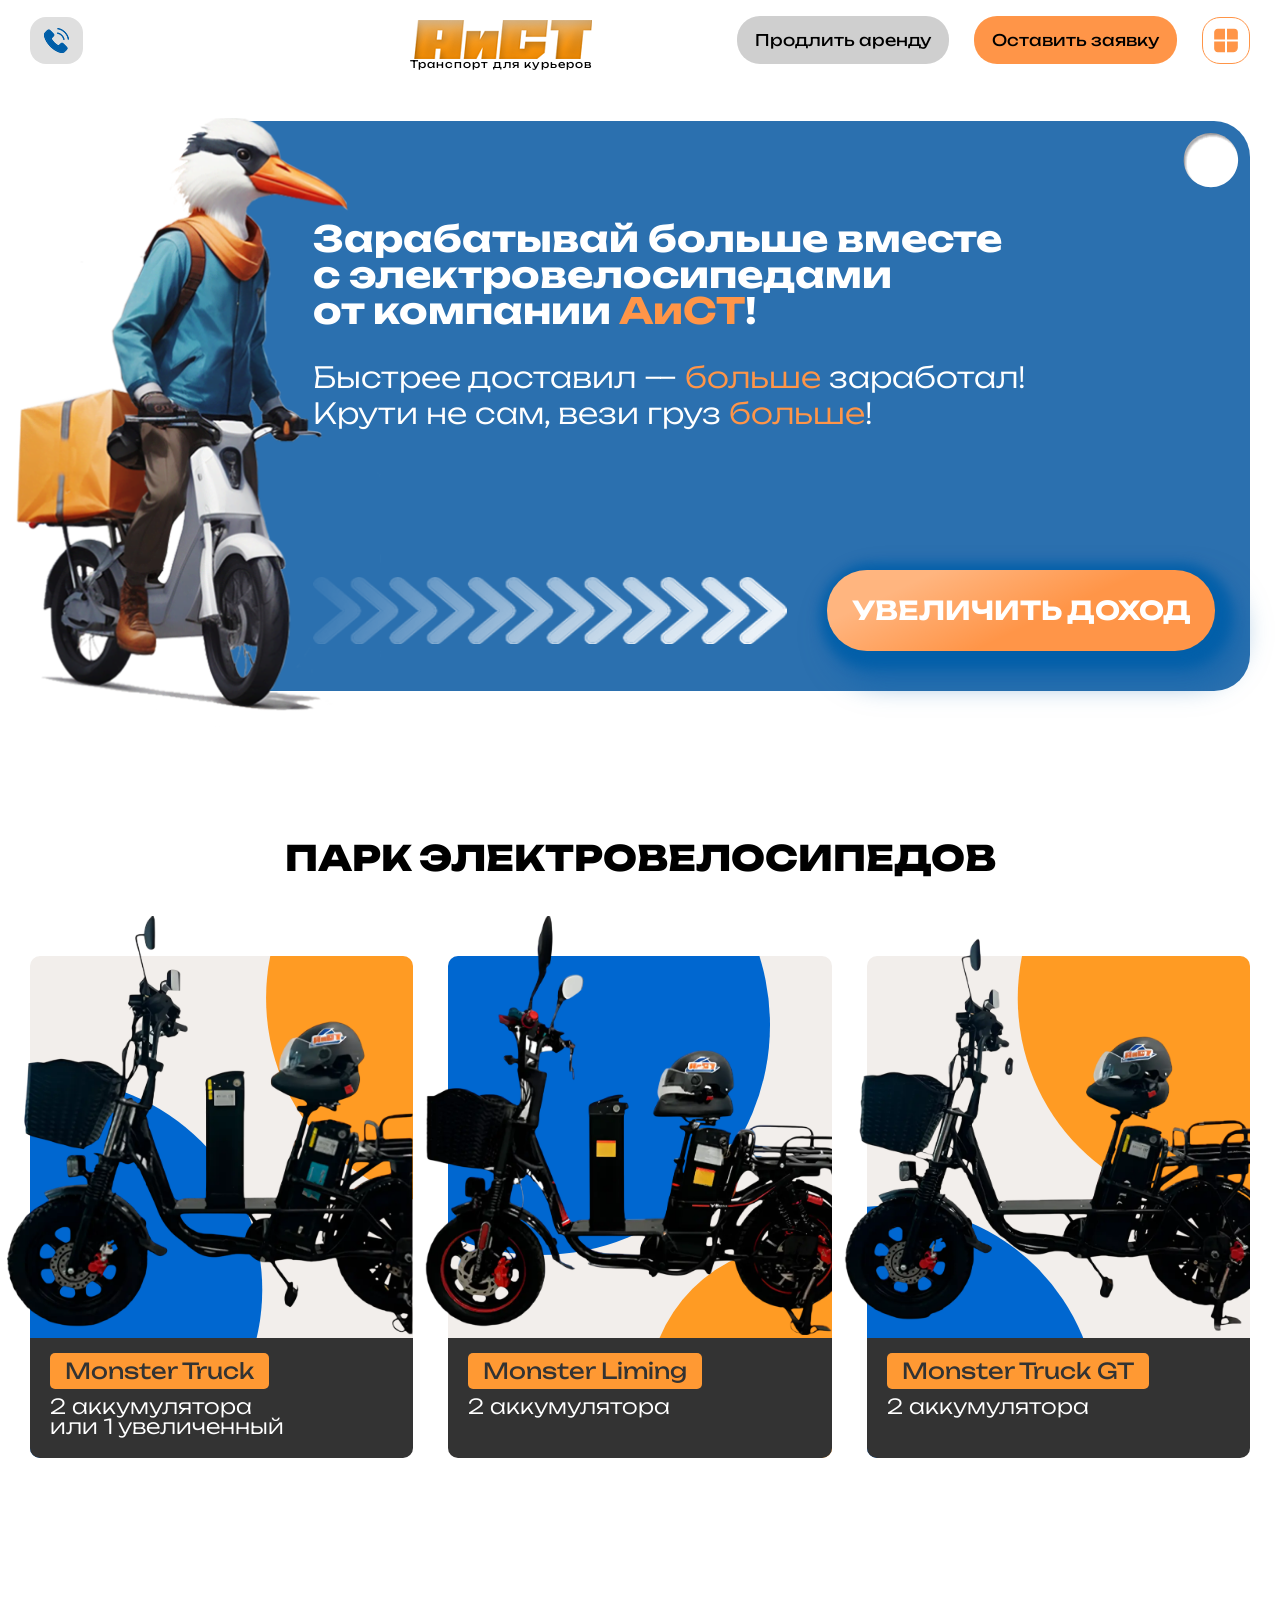
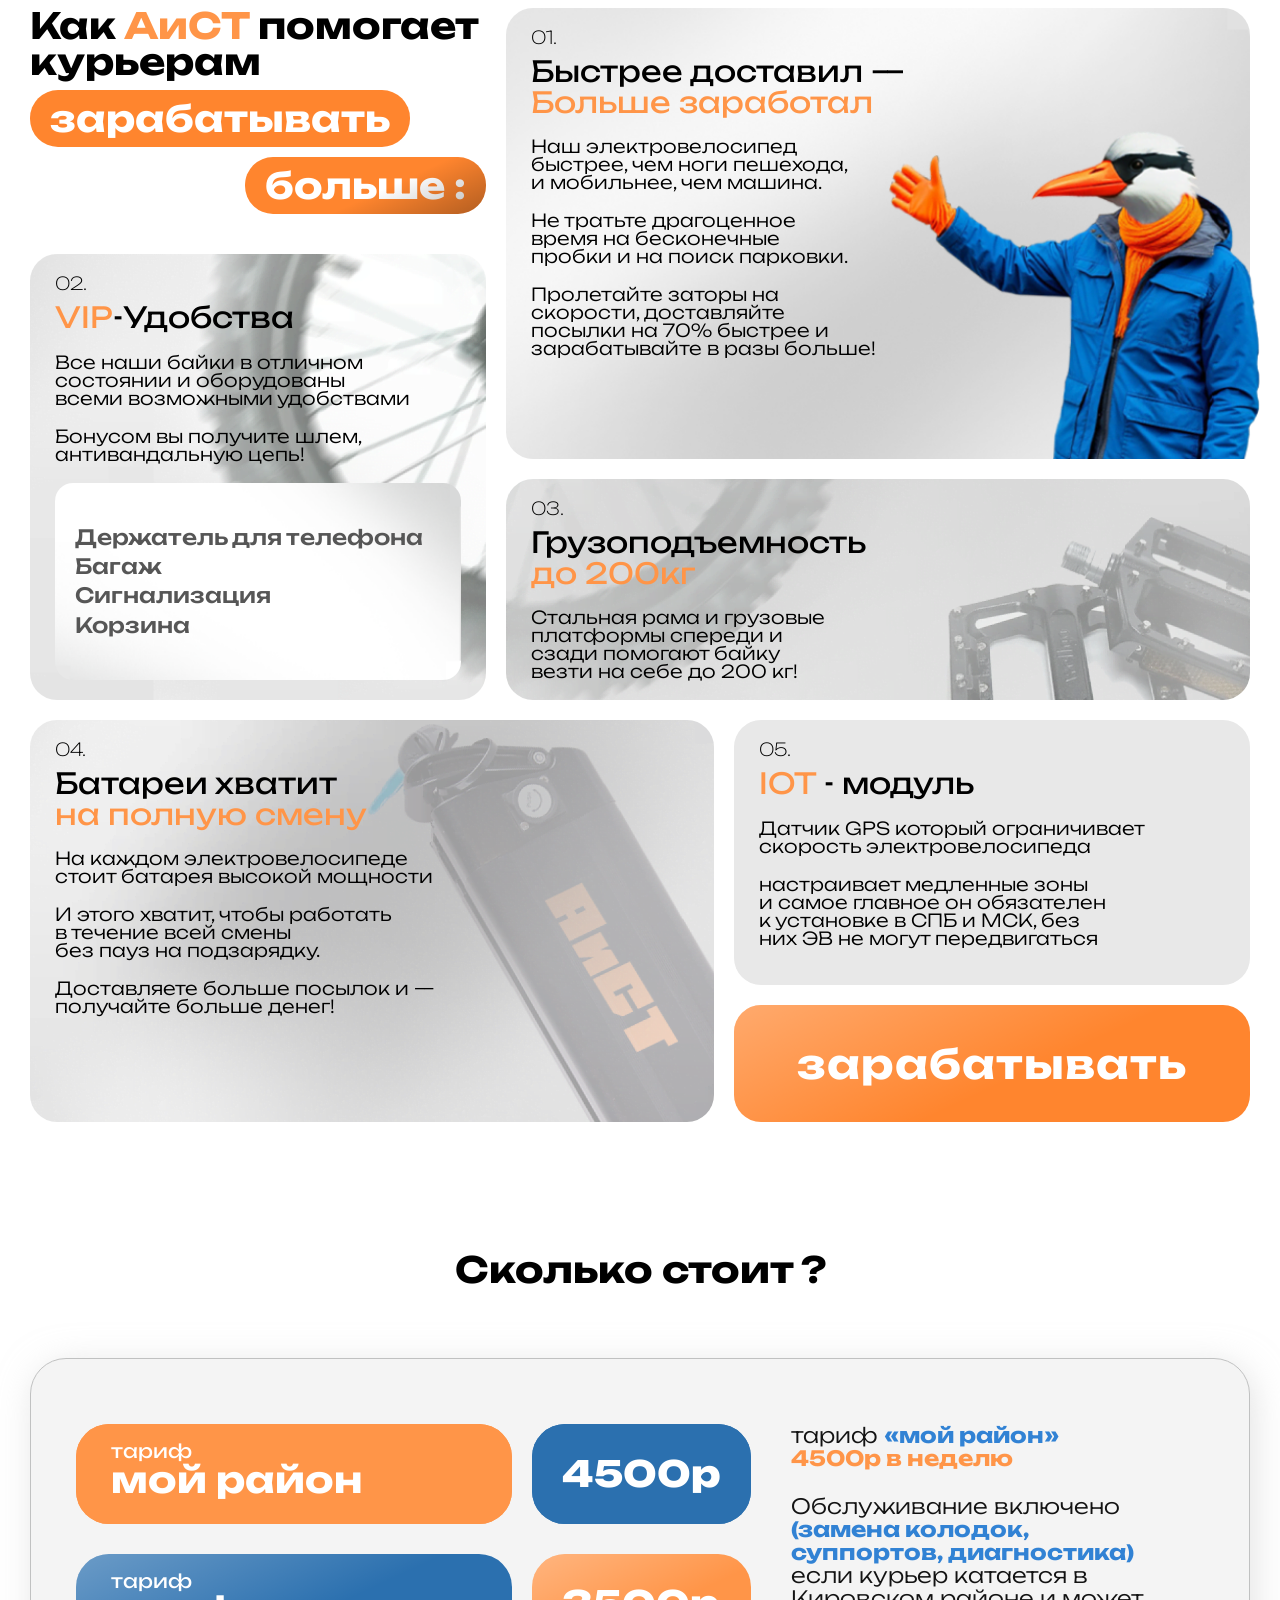
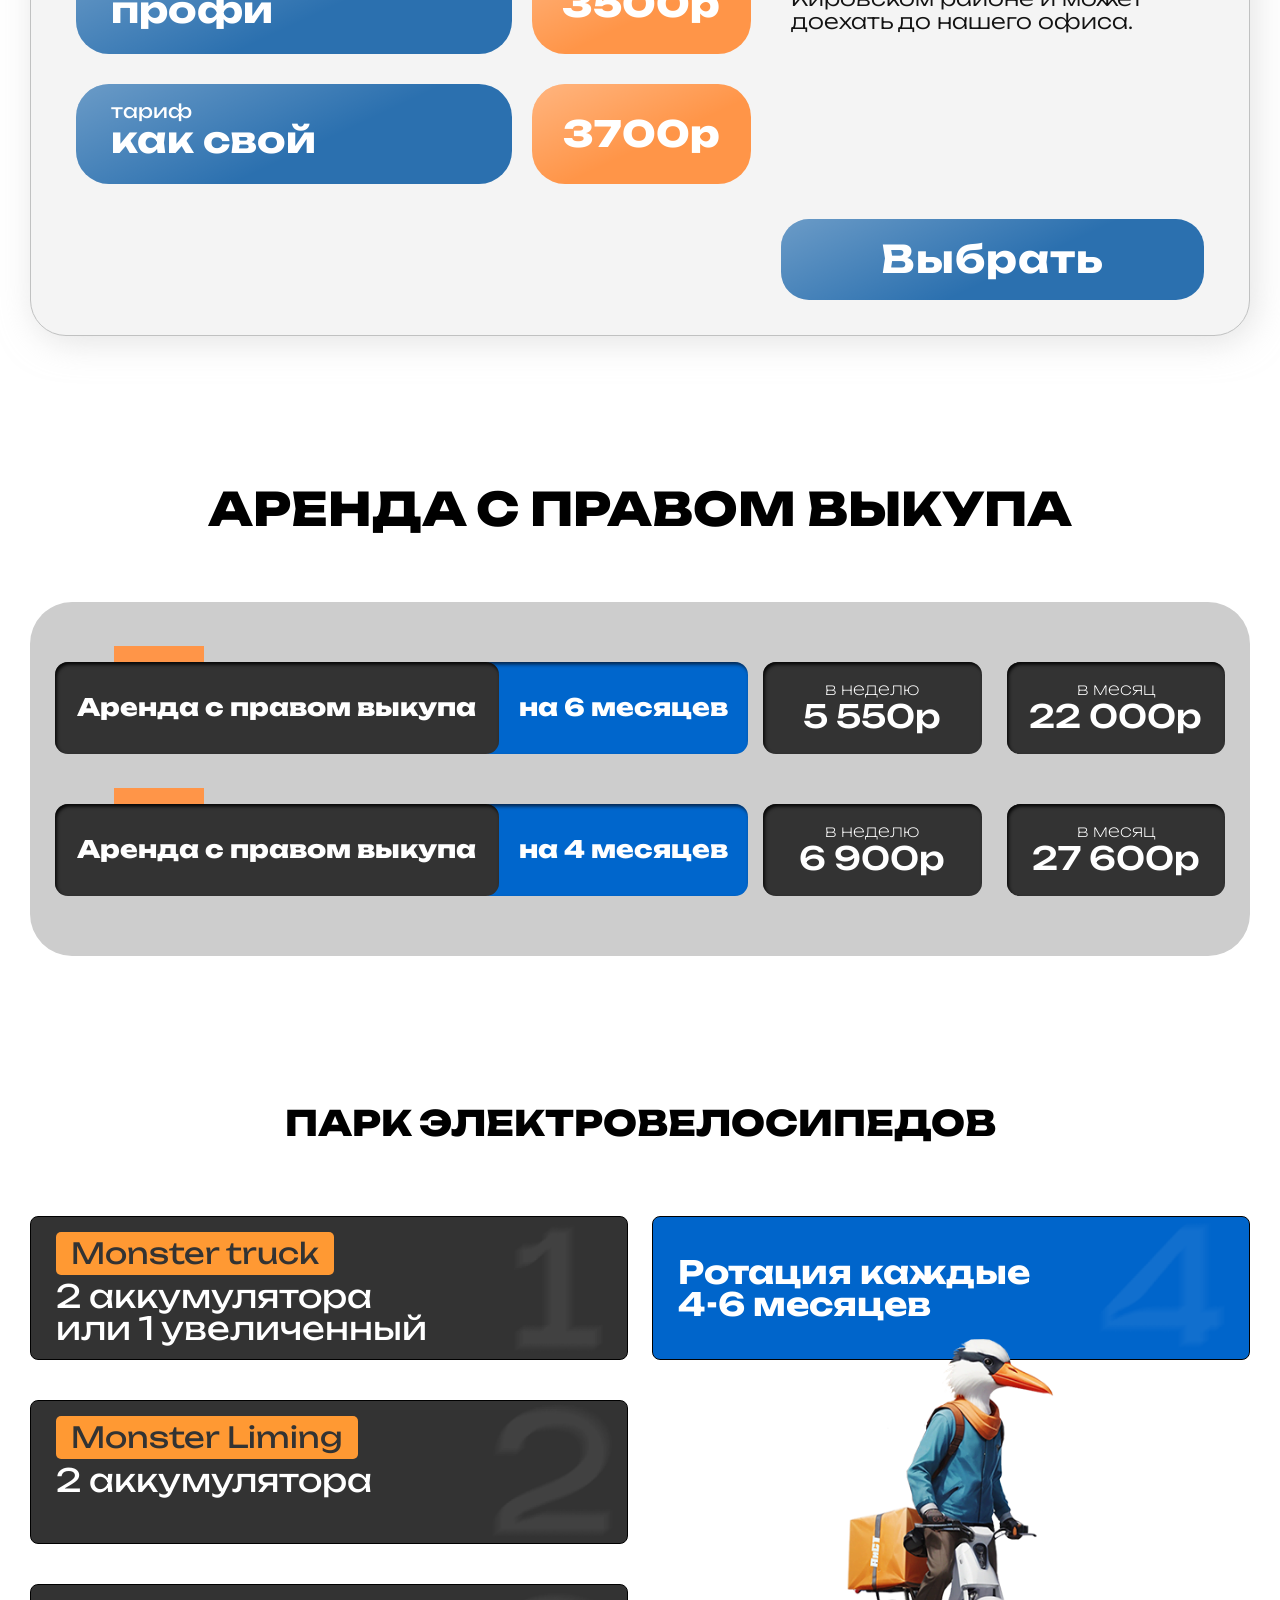
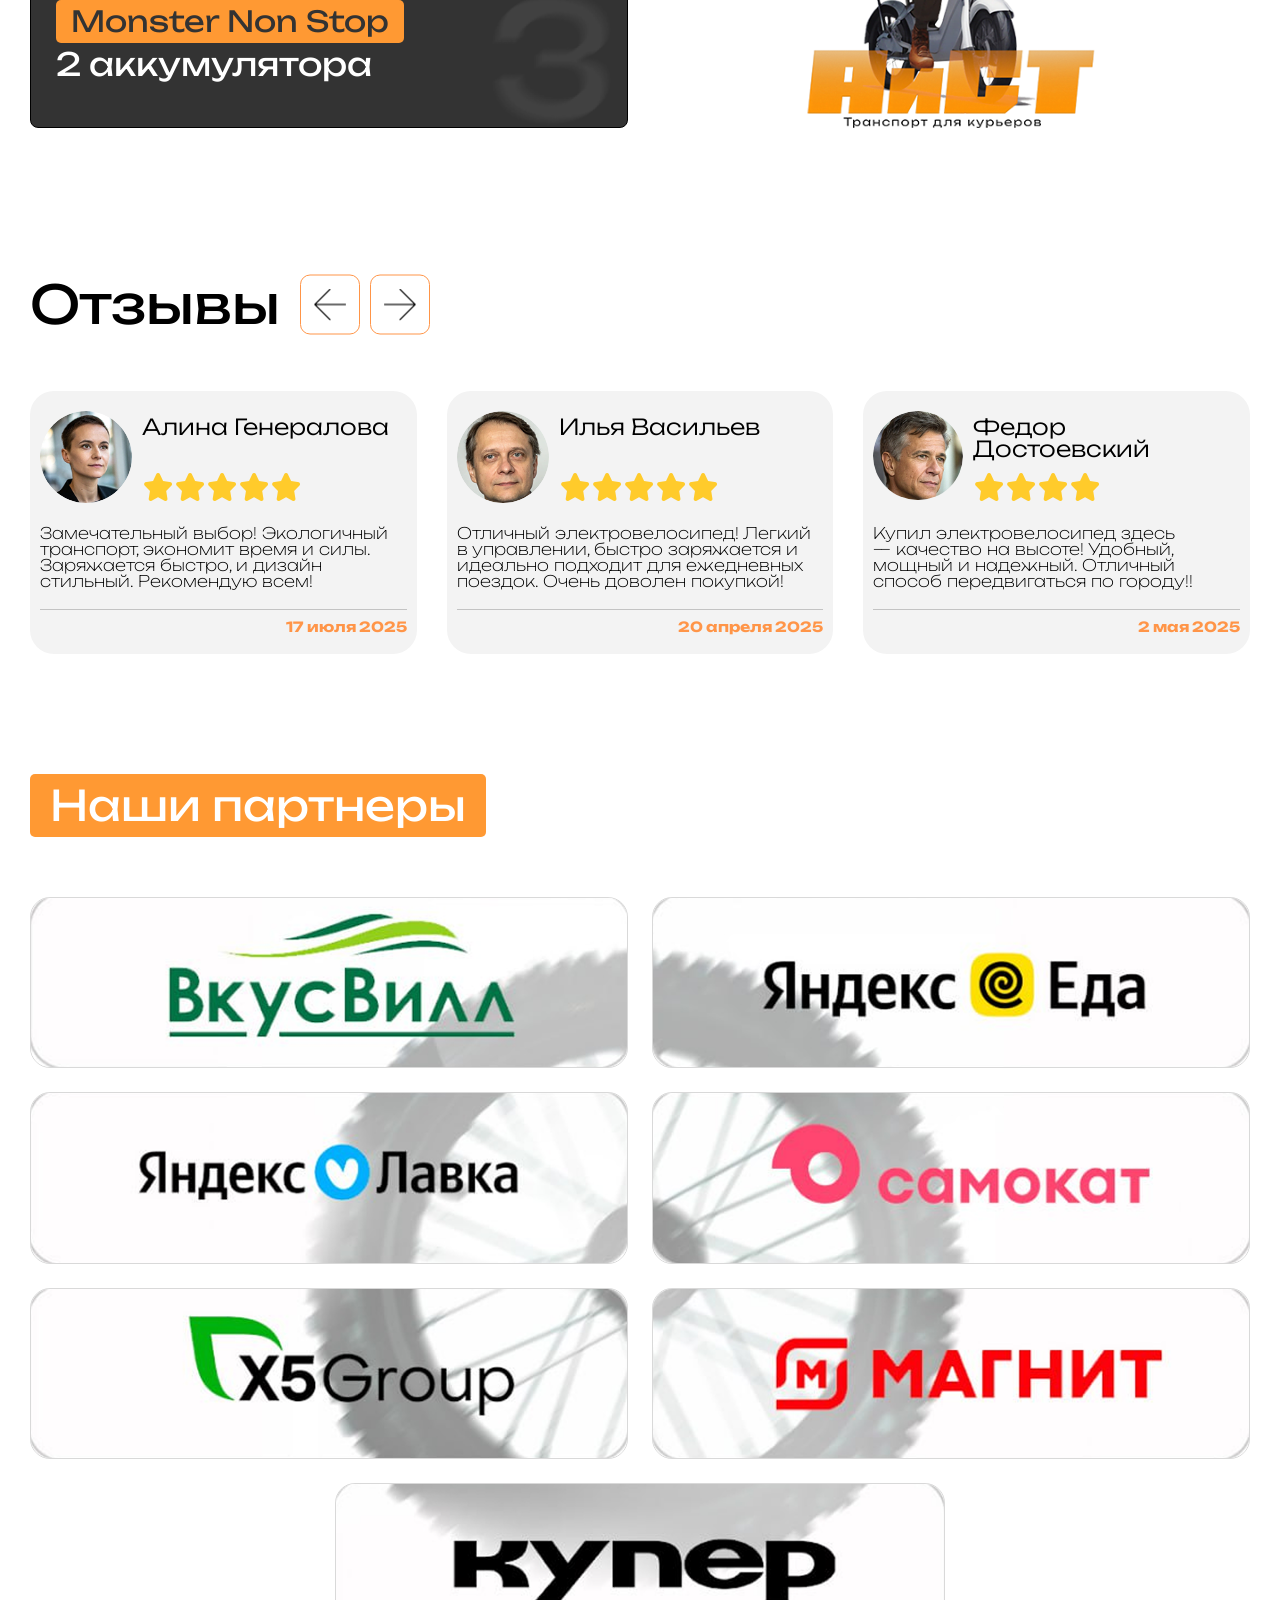
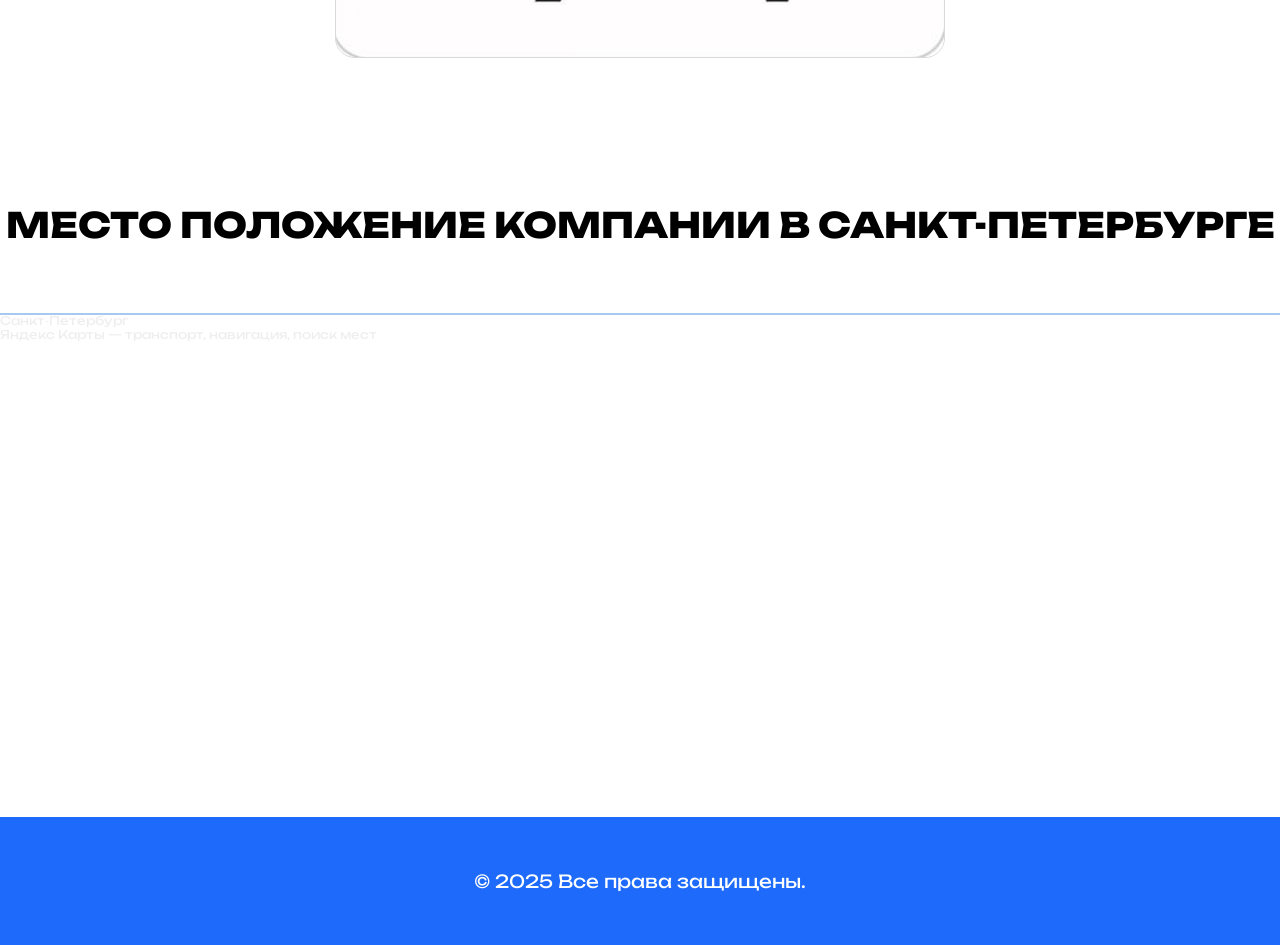
<file: index.html>
<!doctype html>
<html lang="ru" xmlns="http://www.w3.org/1999/xhtml">
	<head>
	<meta charset="UTF-8">
	<meta http-equiv="X-UA-Compatible" content="IE=edge">
	<meta name="viewport" content="width=device-width,initial-scale=1">
	<title>Главная</title>
	<link rel="icon" href="favicon.ico" type="image/x-icon">

	<!-- Buka Links start-->
	<link rel="stylesheet" href="./css/reset.css">
	<link rel="stylesheet" href="https://cdnjs.cloudflare.com/ajax/libs/font-awesome/6.5.1/css/all.min.css">
	<link rel="preconnect" href="https://fonts.googleapis.com">
	<link rel="preconnect" href="https://fonts.gstatic.com" crossorigin>
	<link href="https://fonts.googleapis.com/css2?family=Comic+Relief:wght@400;700&family=Open+Sans&family=Rethink+Sans:ital,wght@0,400..800;1,400..800&display=swap" rel="stylesheet">
	<link rel="stylesheet" href="./css/jquery.fancybox.css">

	<!-- <link rel="stylesheet" href="/examples/libs/simple-adaptive-slider/simple-adaptive-slider.min.css" /> -->
	<!-- <link rel="stylesheet" type="text/css" href="https://cdn.jsdelivr.net/npm/slick-carousel@1.8.1/slick/slick-theme.css" /> -->
	<!-- <link rel="stylesheet" href="./css/slick.css" /> -->

	<!-- Buka Links end-->

	<link rel="stylesheet" href="vendor/bootstrap-grid.css">
	<link rel="stylesheet" href="https://cdn.jsdelivr.net/npm/swiper/swiper-bundle.min.css">
	<link rel="stylesheet" href="postcss/main.min.css">
</head>


	<body>
		<div class="site-wrapper">
			<a class="screen-reader-text skip-link" href="#primary">Перейти к контенту</a>
			<header id="masthead" class="site-header" role="banner">
	<div class="container">
		<!-- Flex css: space-beetwen  -->
		<div class="site-header_row">
			<div class="row-group justify-content-between" id="logo-transfer-place">
				
				<div class="flex-group">
					<!-- PHONE BUTTON -->
					<a href="tel:1234567890" class="btn-call" aria-label="Позвонить в компанию Аист">
						<img src="./icons/phone.svg" alt="" aria-hidden="true">
					</a>
					<div id="options-transfer-place"></div>
				</div>
			</div>

			<div class="row-group">
				<!-- LOGO -->
				<a href="#" class="logo" id="logo">
					<div class="logo_image">
						<img src="./images/logo.png" alt="АИСТ : Транспорт для курьеров">
					</div>
					<h1 class="logo_title">Транспорт для курьеров</h1>
				</a>

				<!-- HEADER BUTTONS-->
				<div class="site-header_buttons">
					<button onclick="document.location='#openModalExtension'" id="rental-button" class="btn-extend-rental" aria-label="Продлить аренду">Продлить аренду</button>
					<button onclick="document.location='#openModalMessage'" id="request-button" class="btn-leave-request" aria-label="Оставить заявку">Оставить заявку</button>
					<button id="options-button" class="btn-options" aria-label="Опции">
						<img src="./icons/tiles.svg" alt="" aria-hidden="true">
					</button>
				</div>
			</div>
		</div>
	</div>
</header>

			<main id="primary" class="site-main" role="main">
				<section class="section-increase-income" aria-labelledby="increase-income">
	<h2 class="visually-hidden" id="increase-income">Зарабатывай больше вместе с электровелосипедами от компании АиСТ!</h2>
	<div class="container">
		<div class="increase">
			<div class="increase-tile">
				<div class="increase-tile_header">
					<div class="section-title">
						Зарабатывай больше
						вместе с электровелосипедами от компании <span class="color-accent">АиСТ</span>!
					</div>
					<p>
						Быстрее доставил — <span class="color-accent">больше</span> заработал! Крути не сам, вези груз
						<span class="color-accent">больше</span>!
					</p>
				</div>
				<div class="increase-tile_footer">
					<div class="increase-tile_arrows">
						<img class="img-responsive" src="./images/block-1/arrows.png" alt="" aria-hidden="true">
					</div>
					<a href="#openModalMessage" class="increase-tile_btn"><span>Увеличить доход</span></a>
				</div>
			</div>
			<div class="increase-bird">
				<img class="img-responsive" src="./images/block-1/moped.png" alt="" aria-hidden="true">
			</div>
		</div>
	</div>
</section>

				<section id="monsters" class="section-monsters" aria-labelledby="monsters-park">
	<h2 class="visually-hidden" id="monsters-park">Парк электроовелосипедов</h2>
	<div class="container">
		<div class="section-title">Парк электровелосипедов</div>
		<div class="monsters-park">
			<div class="row g-lg-35 g-md-3">
				<!-- 1 -->
				<div class="col-sm-6 col-md-4">
					<div class="monsters-card">
						<div class="monsters-card-before-1"></div>

						<div class="monsters-card_image">
							<img src="./images/block-15/monster-truck.webp" alt="Monster Truck">
						</div>
						<div class="monsters-card_info">
							<div class="monsters-card_title">
								<h2>Monster Truck</h2>
							</div>
							<div class="monsters-card_description">
								<p>2 аккумулятора или 1 увеличенный</p>
							</div>
						</div>
					</div>
				</div>

				<!-- 2 -->
				<div class="col-sm-6 col-md-4">
					<div class="monsters-card">
						<div class="monsters-card-before-2"></div>

						<div class="monsters-card_image">
							<img src="./images/block-15/monster-truck-liming.webp" alt="Monster Liming">
						</div>
						<div class="monsters-card_info">
							<div class="monsters-card_title">
								<h2>Monster Liming</h2>
							</div>
							<div class="monsters-card_description">
								<p>2 аккумулятора</p>
							</div>
						</div>
					</div>
				</div>

				<!-- 3 -->
				<div class="col-md-4 col-sm-12">
					<div class="monsters-card monsters-card-end">
						<div class="monsters-card-before-3"></div>

						<div class="monsters-card_image">
							<img src="./images/block-15/monster-truck-gt.webp" alt="Monster Truck GT">
						</div>
						<div class="monsters-card_info">
							<div class="monsters-card_title">
								<h2>Monster Truck GT</h2>
							</div>
							<div class="monsters-card_description">
								<p>2 аккумулятора</p>
							</div>
						</div>
					</div>
				</div>
			</div>
		</div>
	</div>
</section>


				<section class="section-it-helps" aria-labelledby="it-helps">
	<h2 class="visually-hidden" id="it-helps">Как АИСТ помогает курьерам зарабатывать больше !</h2>
	<div class="container">
		<div class="helps">
			<!-- row 1 -->
			<div class="helps_row helps_row-1">
				<!-- col 1 -->
				<div class="helps_col" id="for-sm-item-1">
					<!-- item title -->
					<div class="helps_col-item col-item-0">
						<div class="section-title">
							Как <span class="color-accent">АиСТ</span> помогает курьерам
							<div class="accent-rects">
								<span class="accent-rects_left">зарабатывать</span>
								<span class="accent-rects_right">больше :</span>
							</div>
						</div>
					</div>

					<!-- item 2-->
					<div class="helps_col-item col-item-2" id="helps-item-2">
						<div class="helps-tile">
							<div class="helps-tile_count">
								<span>02.</span>
							</div>
							<div class="helps-tile_title">
								<h3><span class="color-accent">VIP</span>-Удобства</h3>
							</div>
							<div class="helps-tile_description">
								<p>Все наши байки в отличном состоянии и оборудованы всеми возможными удобствами</p>
								<p>Бонусом вы получите шлем, антивандальную цепь!</p>
							</div>
							<div class="helps-tile_list">
								<ul>
									<li>Держатель для телефона</li>
									<li>Багаж</li>
									<li>Сигнализация</li>
									<li>Корзина</li>
								</ul>
							</div>
						</div>
					</div>
				</div>
				<!-- col 2 -->
				<div class="helps_col" id="for-sm-item-2">
					<!-- item 1-->
					<div class="helps_col-item col-item-1" id="helps-item-1">
						<div class="helps-tile">
							<div class="helps-tile_count">
								<span>01.</span>
							</div>
							<div class="helps-tile_title">
								<h3>Быстрее доставил — <span class="color-accent">Больше заработал</span></h3>
							</div>
							<div class="helps-tile_description">
								<p>Наш электровелосипед быстрее, чем ноги пешехода, и мобильнее, чем машина.</p>
								<p>Не тратьте драгоценное время на бесконечные пробки и на поиск парковки.</p>
								<p>Пролетайте заторы на скорости, доставляйте посылки на 70% быстрее и зарабатывайте в разы больше!</p>
							</div>
							<div class="helps-tile_bird">
								<img class="img-responsive" src="./images/block-2/bird-1.png" alt="" aria-hidden="true">
							</div>
						</div>
					</div>

					<!-- item 3-->
					<div class="helps_col-item col-item-3">
						<div class="helps-tile">
							<div class="helps-tile_count">
								<span>03.</span>
							</div>
							<div class="helps-tile_title">
								<h3>Грузоподъемность <span class="color-accent">до 200кг</span></h3>
							</div>
							<div class="helps-tile_description">
								<p>Стальная рама и грузовые платформы спереди и сзади помогают байку везти на себе до 200 кг!</p>
							</div>
						</div>
					</div>
				</div>
			</div>
			<!-- row 2 -->
			<div class="helps_row helps_row-2">
				<!-- col 1 -->
				<div class="helps_col">
					<!-- item 4-->
					<div class="helps_col-item col-item-4">
						<div class="helps-tile">
							<div class="helps-tile_count">
								<span>04.</span>
							</div>
							<div class="helps-tile_title">
								<h3>Батареи хватит <span class="color-accent">на полную смену</span></h3>
							</div>
							<div class="helps-tile_description">
								<p>На каждом электровелосипеде стоит батарея высокой мощности</p>
								<p>И этого хватит, чтобы работать в течение всей смены без пауз на подзарядку.</p>
								<p>
									Доставляете больше посылок и — <br>
									получайте больше денег!
								</p>
							</div>
						</div>
					</div>
				</div>

				<div class="helps_col">
					<!-- item 5-->
					<div class="helps_col-item col-item-5">
						<div class="helps-tile">
							<div class="helps-tile_count">
								<span>05.</span>
							</div>
							<div class="helps-tile_title">
								<h3><span class="color-accent">IOT</span> - модуль</h3>
							</div>
							<div class="helps-tile_description">
								<p>Датчик GPS который ограничивает скорость электровелосипеда</p>
								<p>
									настраивает медленные зоны и самое главное он обязателен к установке в СПБ и МСК, без них ЭВ не могут
									передвигаться
								</p>
							</div>
						</div>
					</div>

					<!-- item Link button-->
					<div class="helps_col-item col-item-btn">
						<a href="#openModalMessage" class="helps_btn">
							<span>зарабатывать</span>
						</a>
					</div>
				</div>
			</div>
		</div>
	</div>
</section>

				<section class="section-cost" aria-labelledby="it-cost">
	<h2 class="visually-hidden" id="it-cost">Сколько стоит ?</h2>
	<div class="container">
		<div class="section-title">Сколько стоит ?</div>
		<div class="itcost">
			<div class="itcost_row">
				<!-- column-1 -->
				<div class="itcost_col">
					<div class="itcost_tabs tabs-nav">
						<!-- tab 1 -->
						<button class="itcost_tab" data-tab="tab_1">
							<span class="itcost_rate">
								<small>тариф</small>
								<strong>мой район</strong>
							</span>
							<span class="itcost_price">
								<span>4500р</span>
							</span>
						</button>
						<!-- tab 2 -->
						<button class="itcost_tab" data-tab="tab_2">
							<span class="itcost_rate">
								<small>тариф</small>
								<strong>профи</strong>
							</span>
							<span class="itcost_price">
								<span>3500р</span>
							</span>
						</button>
						<!-- tab 3 -->
						<button class="itcost_tab" data-tab="tab_3">
							<span class="itcost_rate">
								<small>тариф</small>
								<strong>как свой</strong>
							</span>
							<span class="itcost_price">
								<span>3700р</span>
							</span>
						</button>
					</div>
				</div>

				<!-- column-2 -->
				<div class="itcost_col">
					<!-- panel 1 -->
					<div class="itcost_panel tabs-panel" data-panel="tab_1">
						<p>
							тариф <span class="color-blue">«мой район»</span><br>
							<span class="color-accent"> 4500р в неделю</span>
						</p>
						<p>
							Обслуживание включено <span class="color-blue">(замена колодок, суппортов, диагностика)</span>
							если курьер катается в Кировском районе и может доехать до нашего офиса.
						</p>
					</div>
					<!-- panel 2 -->
					<div class="itcost_panel tabs-panel" data-panel="tab_2">
						<p>
							тариф <span class="color-blue">«профи»</span><br>
							<span class="color-accent"> 3500р в неделю</span>
						</p>
						<p>
							<span class="color-blue">(Обслуживание не входит) </span>
							для тех кто уверен в своих силах и знает где отремонтировать своего коня при поломке.
						</p>
					</div>
					<!-- panel 3 -->
					<div class="itcost_panel tabs-panel" data-panel="tab_3">
						<p>
							тариф <span class="color-blue">«Как свой»</span><br>
							- для тех,кто дорожит временем кто бережно относится к электровелосипеду как к средству для зарабатывания денег,
							кто не хочет думать где бы починить качественно своего "кормильца"
						</p>
						<p>
							<span class="color-blue">Наши квалифицированный партнеры</span>
							всё сделают в лучшем виде(качественно и недорого),это всё за
							<span class="color-accent">3700 р в неделю </span>
						</p>
					</div>
				</div>
			</div>
			<!-- itcost_row -->

			<!-- form -->
			<div class="itcost_form">
				<form action="" id="rate-form">
					<input id="rate-input" type="text" value="" hidden>
					<button type="submit" onclick="document.location='#openModalExtension2'">
						<span>Выбрать</span>
					</button>
				</form>
			</div>
		</div>
	</div>
</section>
 
				<section class="section-redemption" aria-labelledby="redemption">
	<h2 class="visually-hidden" id="redemption">Аренда с правом выкупа</h2>
	<div class="container">
		<div class="section-title">Аренда с правом выкупа</div>

		<div class="redemption">
            <!-- 1 -->
			<div class="redemption_row">
				<div class="redemption_col">
                    <div class="blue-item">
						<p>на 6 месяцев</p>
					</div>
					<div class="black-item">
						<p>Аренда с правом выкупа</p>
					</div>					
				</div>
				<div class="redemption_grid">
					<div class="black-item">
						<small>в неделю</small>
						<strong>5 550р</strong>
					</div>
                    <div class="black-item">
						<small>в месяц</small>
						<strong>22 000р</strong>
					</div>
				</div>
			</div>
             <!-- 2 -->
			<div class="redemption_row">
				<div class="redemption_col">
					<div class="black-item">
						<p>Аренда с правом выкупа</p>
					</div>
					<div class="blue-item">
						<p>на 4 месяцев</p>
					</div>
				</div>
				<div class="redemption_grid">
					<div class="black-item">
						<small>в неделю</small>
						<strong>6 900р</strong>
					</div>
                    <div class="black-item">
						<small>в месяц</small>
						<strong>27 600р</strong>
					</div>
				</div>
			</div>
		</div>
	</div>
</section>

				<section class="section-bike-park" aria-labelledby="bike-park">
	<h2 class="visually-hidden" id="bike-park">Парк электровелосипедов</h2>
	<div class="container">
		<div class="section-title">Парк электровелосипедов</div>
		<div class="bike-park">
			<div class="row">
				<!-- 1 column -->
				<div class="col-sm-6">
					<div class="bike-park_full">
						<div class="bike-park_tile tile-1">
							<h3 class="tile-accent">Monster truck</h3>
							<p class="tile-desc">2 аккумулятора или 1 увеличенный</p>
						</div>
						<div class="bike-park_tile tile-2">
							<h3 class="tile-accent">Monster Liming</h3>
							<p class="tile-desc">2 аккумулятора</p>
						</div>
						<div class="bike-park_tile tile-3">
							<h3 class="tile-accent">Monster Non Stop</h3>
							<p class="tile-desc">2 аккумулятора</p>
						</div>
					</div>
				</div>
				<!-- 2 column -->
				<div class="col-sm-6">
					<div class="bike-park_full">
						<div class="bike-park_tile tile-4">
							<div class="tile-align-center">
								<p class="tile-desc">Ротация каждые 4-6 месяцев</p>
							</div>
						</div>
						<div class="bike-park_bird">
							<img class="img-responsive" src="./images/block-5/aist.png" alt="" aria-hidden="true">
						</div>
					</div>
				</div>
			</div>
		</div>
	</div>
</section>
 
				<section id="reviews" class="section-reviews" aria-labelledby="it-reviews">
	<h2 class="visually-hidden" id="it-reviews">Отзывы</h2>
	<div class="container">
		<div class="reviews-header">
			<div class="section-title">Отзывы</div>
			<!-- Навигационные стрелки -->
			<div class="swiper-navigation">
				<button class="swiper-button-prev" aria-label="Предыдущий слайд">
					<img src="./icons/left.svg" alt="" aria-hidden="true">
				</button>
				<button class="swiper-button-next" aria-label="Следующий слайд">
					<img src="./icons/right.svg" alt="" aria-hidden="true">
				</button>
			</div>
		</div>

		<!-- Swiper контейнер -->
		<div class="swiper-container">
			<div class="swiper-wrapper">
				<!-- Первый слайд -->
				<article class="review-slide swiper-slide" role="group" aria-label="Отзыв 1">
					<header class="review-slide_header">
						<div class="review-slide_avatar" aria-hidden="true">
							<img class="img-responsive" src="./images/block-6/woman.png" alt="Аватар пользователя">
						</div>
						<div class="review-slide_info">
							<h3 class="review-slide_author">Алина Генералова</h3>
							<div class="review-slide_rating" aria-hidden="true" title="Рейтинг: 5 из 5">
								<span class="stars">
									<!-- Звезды -->
									<img src="./icons/star.svg" alt="star" aria-hidden="true">
									<img src="./icons/star.svg" alt="star" aria-hidden="true">
									<img src="./icons/star.svg" alt="star" aria-hidden="true">
									<img src="./icons/star.svg" alt="star" aria-hidden="true">
									<img src="./icons/star.svg" alt="star" aria-hidden="true">
								</span>
							</div>
						</div>
					</header>
					<div class="review-slide_content">
						<p>Замечательный выбор! Экологичный транспорт, экономит время и силы. Заряжается быстро, и дизайн стильный. Рекомендую всем!</p>
					</div>
					<footer class="review-slide_footer">
						<time datetime="2025-04-20">17 июля 2025</time>
					</footer>
				</article>

				<!-- Второй слайд -->
				<article class="review-slide swiper-slide" role="group" aria-label="Отзыв 2">
					<header class="review-slide_header">
						<div class="review-slide_avatar" aria-hidden="true">
							<img class="img-responsive" src="./images/block-6/man1.png" alt="Аватар пользователя">
						</div>
						<div class="review-slide_info">
							<h3 class="review-slide_author">Илья Васильев</h3>
							<div class="review-slide_rating" aria-hidden="true" title="Рейтинг: 5 из 5">
								<span class="stars">
									<!-- Звезды -->
									<img src="./icons/star.svg" alt="star" aria-hidden="true">
									<img src="./icons/star.svg" alt="star" aria-hidden="true">
									<img src="./icons/star.svg" alt="star" aria-hidden="true">
									<img src="./icons/star.svg" alt="star" aria-hidden="true">
									<img src="./icons/star.svg" alt="star" aria-hidden="true">
								</span>
							</div>
						</div>
					</header>
					<div class="review-slide_content">
						<p>Отличный электровелосипед! Легкий в управлении, быстро заряжается и идеально подходит для ежедневных поездок. Очень доволен покупкой!</p>
					</div>
					<footer class="review-slide_footer">
						<time datetime="2025-04-20">20 апреля 2025</time>
					</footer>
				</article>

				<!-- Третий слайд -->
				<article class="review-slide swiper-slide" role="group" aria-label="Отзыв 3">
					<header class="review-slide_header">
						<div class="review-slide_avatar" aria-hidden="true">
							<img class="img-responsive" src="./images/block-6/man2.png" alt="Аватар пользователя">
						</div>
						<div class="review-slide_info">
							<h3 class="review-slide_author">Федор Достоевский</h3>
							<div class="review-slide_rating" aria-hidden="true" title="Рейтинг: 5 из 5">
								<span class="stars">
									<!-- Звезды -->
									<img src="./icons/star.svg" alt="star" aria-hidden="true">
									<img src="./icons/star.svg" alt="star" aria-hidden="true">
									<img src="./icons/star.svg" alt="star" aria-hidden="true">
									<img src="./icons/star.svg" alt="star" aria-hidden="true">
								</span>
							</div>
						</div>
					</header>
					<div class="review-slide_content">
						<p>Купил электровелосипед здесь — качество на высоте! Удобный, мощный и надежный. Отличный способ передвигаться по городу!!</p>
					</div>
					<footer class="review-slide_footer">
						<time datetime="2025-04-20">2 мая 2025</time>
					</footer>
				</article>

				<!-- 4 слайд -->
				<article class="review-slide swiper-slide" role="group" aria-label="Отзыв 4">
					<header class="review-slide_header">
						<div class="review-slide_avatar" aria-hidden="true">
							<img class="img-responsive" src="./images/block-6/avatar.png" alt="Аватар пользователя">
						</div>
						<div class="review-slide_info">
							<h3 class="review-slide_author">Иван Кузьмич</h3>
							<div class="review-slide_rating" aria-hidden="true" title="Рейтинг: 5 из 5">
								<span class="stars">
									<!-- Звезды -->
									<img src="./icons/star.svg" alt="star" aria-hidden="true">
									<img src="./icons/star.svg" alt="star" aria-hidden="true">
									<img src="./icons/star.svg" alt="star" aria-hidden="true">
									<img src="./icons/star.svg" alt="star" aria-hidden="true">
									<img src="./icons/star.svg" alt="star" aria-hidden="true">
								</span>
							</div>
						</div>
					</header>
					<div class="review-slide_content">
						<p>Отзыв очень положительный, всё было быстро и качественно. Рекомендую!</p>
					</div>
					<footer class="review-slide_footer">
						<time datetime="2025-04-20">20 апреля 2025</time>
					</footer>
				</article>

				<!-- 5 слайд -->
				<article class="review-slide swiper-slide" role="group" aria-label="Отзыв 5">
					<header class="review-slide_header">
						<div class="review-slide_avatar" aria-hidden="true">
							<img class="img-responsive" src="./images/block-6/avatar.png" alt="Аватар пользователя">
						</div>
						<div class="review-slide_info">
							<h3 class="review-slide_author">Карина Капитальная</h3>
							<div class="review-slide_rating" aria-hidden="true" title="Рейтинг: 5 из 5">
								<span class="stars">
									<!-- Звезды -->
									<img src="./icons/star.svg" alt="star" aria-hidden="true">
									<img src="./icons/star.svg" alt="star" aria-hidden="true">
									<img src="./icons/star.svg" alt="star" aria-hidden="true">
								</span>
							</div>
						</div>
					</header>
					<div class="review-slide_content">
						<p>Отзыв очень положительный, всё было быстро и качественно. Рекомендую!</p>
					</div>
					<footer class="review-slide_footer">
						<time datetime="2025-04-20">20 апреля 2025</time>
					</footer>
				</article>

				<!-- 6 слайд -->
				<article class="review-slide swiper-slide" role="group" aria-label="Отзыв 6">
					<header class="review-slide_header">
						<div class="review-slide_avatar" aria-hidden="true">
							<img class="img-responsive" src="./images/block-6/avatar.png" alt="Аватар пользователя">
						</div>
						<div class="review-slide_info">
							<h3 class="review-slide_author">Илья Васильев</h3>
							<div class="review-slide_rating" aria-hidden="true" title="Рейтинг: 5 из 5">
								<span class="stars">
									<!-- Звезды -->
									<img src="./icons/star.svg" alt="star" aria-hidden="true">
									<img src="./icons/star.svg" alt="star" aria-hidden="true">
									<img src="./icons/star.svg" alt="star" aria-hidden="true">
								</span>
							</div>
						</div>
					</header>
					<div class="review-slide_content">
						<p>Отзыв очень положительный, всё было быстро и качественно. Рекомендую!</p>
					</div>
					<footer class="review-slide_footer">
						<time datetime="2025-04-20">20 апреля 2025</time>
					</footer>
				</article>
			</div>
		</div>
	</div>
</section>


				<section id="partners" class="section-partners" aria-labelledby="it-partners">
	<h2 class="visually-hidden" id="it-partners">Наши партнеры</h2>
	<div class="container">
		<div class="accent-title">Наши партнеры</div>
		<div class="partners">
			<div class="row g-2 g-md-4">
				<!-- 1 -->
				<div class="col-6">
					<div class="parteners-card">
						<div class="partners-card_image">
							<img src="./images/block-65/vkusvil.png" alt="VkusVill">
						</div>
					</div>
				</div>

				<!-- 2 -->
				<div class="col-6">
					<div class="parteners-card">
						<div class="partners-card_image">
							<img src="./images/block-65/eda.png" alt="Yandex Eda">
						</div>
					</div>
				</div>

				<!-- 3 -->
				<div class="col-6">
					<div class="parteners-card">
						<div class="partners-card_image">
							<img src="./images/block-65/lavka.png" alt="Yandex Lavka">
						</div>
					</div>
				</div>
				<!-- 4 -->
				<div class="col-6">
					<div class="parteners-card">
						<div class="partners-card_image">
							<img src="./images/block-65/samokat.png" alt="Samokat">
						</div>
					</div>
				</div>

				<!-- 5 -->
				<div class="col-6">
					<div class="parteners-card">
						<div class="partners-card_image">
							<img src="./images/block-65/x5group.png" alt="x5Group">
						</div>
					</div>
				</div>

				<!-- 6 -->
				<div class="col-6">
					<div class="parteners-card">
						<div class="partners-card_image">
							<img src="./images/block-65/magnit.png" alt="Magnit">
						</div>
					</div>
				</div>

				<!-- 7 -->
				<div class="col-12">
					<div class="parteners-card partners-card-end">
						<div class="partners-card_image">
							<img src="./images/block-65/kuper.png" alt="Kuper">
						</div>
					</div>
				</div>
			</div>
		</div>
	</div>
</section>

				<section class="section-map">
	<h2 class="section-title">Место положение компании в Санкт-Петербурге</h2>

	<div class="section-map_iframe" style="position: relative; overflow: hidden">
		<a href="https://yandex.ru/maps/2/saint-petersburg/?utm_medium=mapframe&utm_source=maps" style="color: #eee; font-size: 12px; position: absolute; top: 0px">Санкт‑Петербург</a><a href="https://yandex.ru/maps/2/saint-petersburg/house/prospekt_marshala_zhukova_26_16v/Z0kYdARkTUADQFtjfXR0eH1kYg==/?ll=30.234636%2C59.859001&source=serp_navig&utm_medium=mapframe&utm_source=maps&z=18" style="color: #eee; font-size: 12px; position: absolute; top: 14px">Яндекс Карты — транспорт, навигация, поиск мест</a>
		<!-- <iframe
			src="https://yandex.com/map-widget/v1/?ll=30.3159,59.9343&mode=search&oid=1234567890&ol=biz&z=14"
			allowfullscreen="true"
			style="position: relative"
			frameborder="0"
		></iframe> -->

		<iframe src="https://yandex.ru/map-widget/v1/?ll=30.234636%2C59.859001&mode=search&ol=geo&ouri=ymapsbm1%3A%2F%2Fgeo%3Fdata%3DCgg1NzQxOTc0MRJi0KDQvtGB0YHQuNGPLCDQodCw0L3QutGCLdCf0LXRgtC10YDQsdGD0YDQsywg0L_RgNC-0YHQv9C10LrRgiDQnNCw0YDRiNCw0LvQsCDQltGD0LrQvtCy0LAsIDI2LzE20JIiCg0r4PFBFcxvb0I%2C&source=serp_navig&z=18" frameborder="1" allowfullscreen="true" style="position: relative"></iframe>
	</div>
</section>

			</main>
			<footer id="colophon" class="footer">
    <div class="site-footer_copyright">
        <p>© 2025 Все права защищены.</p>
    </div>
</footer>
		</div>
				
		<div class="btn-up btn-up_hide"></div>
<div class="none"></div>

<!-- <a class="none" href="#openModalMessage">Открыть модальное окно</a> -->
<!-- <a class="none"  href="#openPanelka">Открыть модальное окно второе</a> -->

<div id="openModalMessage" class="modal">
	<div class="modal-dialog">
		<div class="modal-content">
			<div class="modal-header">
				<h3 class="modal-title">Оставить заявку</h3>
				<a href="#close" title="Close" class="close">×</a>
			</div>
			<div class="modal-body">
				<form id="FormFeedBackMessage" name="form" method="post">
					<label>
						<input class="vaz__input" id="fname" type="text" placeholder="Имя" name="name" maxlength="30" required>
						<span>Ваше Имя</span>
					</label>
					<label>
						<input class="vaz__input" type="email" placeholder="Email" name="mail">
						<span>Ваш Email</span>
					</label>
					<label>
						<input class="vaz__input form-control mask-phone" type="tel" placeholder="Номер телефона" name="phone" required>
						<span>Ваш номер телефона</span>
					</label>
					<label>
						<input class="vaz__input" type="text" placeholder="Сообщение" name="message">
						<span>Введите сообщение</span>
					</label>
					<input id="loading" class="svaz__btn" type="submit" value="Отправить">
				</form>
			</div>
		</div>
	</div>
</div>

<div id="openModalExtension" class="modal">
	<div class="modal-dialog">
		<div class="modal-content">
			<div class="modal-header">
				<h3 class="modal-title">Продлить аренду</h3>
				<a href="#close" title="Close" class="close">×</a>
			</div>
			<div class="modal-body">
				<form id="FormFeedBackExtension" name="form" method="post">
					<label>
						<input class="vaz__input" id="fname" type="text" placeholder="Имя" name="name" maxlength="30" required>
						<span>Ваше Имя</span>
					</label>
					<label>
						<input class="vaz__input" type="email" placeholder="Email" name="mail">
						<span>Ваш Email</span>
					</label>
					<label>
						<input class="vaz__input form-control mask-phone" type="tel" placeholder="Номер телефона" name="phone" required>
						<span>Ваш номер телефона</span>
					</label>
					<label>
						<div class="openModalExtensionRadioСontainer">
							<h2>Выберите тариф</h2>
							<div class="openModalExtensionRadio">
								<input id="radio-1" name="tarif" type="radio" value="MyBlock">
								<label for="radio-1">
									<p>Мой район</p>
									<p>Тариф «мой район» 4500р в неделю</p>
								</label>
							</div>
							<div class="openModalExtensionRadio">
								<input id="radio-2" name="tarif" type="radio" value="ThePros">
								<label for="radio-2">
									<p>Профи</p>
									<p>Тариф «профи» 3500р в неделю</p>
								</label>
							</div>
							<div class="openModalExtensionRadio">
								<input id="radio-3" name="tarif" type="radio" value="Own">
								<label for="radio-3">
									<p>Как свой</p>
									<p>Тариф «Как свой» 3700р в неделю</p>
								</label>
							</div>
						</div>
					</label>
					<input id="loading2" class="svaz__btn" type="submit" value="Отправить">
				</form>
			</div>
		</div>
	</div>
</div>

<div id="openModalExtension2" class="modal">
	<div class="modal-dialog">
		<div class="modal-content">
			<div class="modal-header">
				<h3 class="modal-title">Оставить заявку</h3>
				<a href="#close" title="Close" class="close">×</a>
			</div>
			<div class="modal-body">
				<form id="FormFeedBackExtension2" name="form" method="post">
					<label>
						<input class="vaz__input" id="fname" type="text" placeholder="Имя" name="name" maxlength="30" required>
						<span>Ваше Имя</span>
					</label>
					<label>
						<input class="vaz__input" type="email" placeholder="Email" name="mail">
						<span>Ваш Email</span>
					</label>
					<label>
						<input class="vaz__input form-control mask-phone" type="tel" placeholder="Номер телефона" name="phone" required>
						<span>Ваш номер телефона</span>
					</label>
					<input id="loading3" class="svaz__btn" type="submit" value="Отправить">
				</form>
			</div>
		</div>
	</div>
</div>

<div id="openPanelka" class="panelka">
	<div class="pavlene_okoshka">
		<div class="pavlene_centralu">
			<div class="pavlene_zagolovok">
				<h3 class="pavlene_opisaniya">Важное сообщение</h3>
				<a href="#zavesen" title="Закрыть" class="zavesen">×</a>
			</div>
			<div class="panelka-body">
				<p>
					Поздравляем! Ваша заявка успешно принята и отправлена.<br>
					Ждите, в ближайшее время вам перезвонит наш оператор!
				</p>
			</div>
		</div>
	</div>
</div>

		<!-- Buka scripts start-->
<!-- <script defer src="/examples/libs/simple-adaptive-slider/simple-adaptive-slider.min.js"></script> -->
<!-- <script type="text/javascript" src="slick/slick.min.js"></script> -->
<script src="https://ajax.googleapis.com/ajax/libs/jquery/3.4.1/jquery.min.js"></script>

<!-- <script src="script.js"></script> -->
<script src="./js/send.js"></script>
<script src="./js/jQuery.js"></script>
<script src="./js/jquery.maskedinput.min.js"></script>
<script>
	$(".mask-phone").mask("+7 (999) 999-99-99");
</script>
<!-- Buka scripts end -->

<script src="https://cdn.jsdelivr.net/npm/swiper/swiper-bundle.min.js"></script>
<script src="vendor/script.js"></script>

	</body>
</html>
</file>
<file: postcss/main.min.css>
@charset "UTF-8";

@font-face {
  font-family: Unbounded;
  font-display: swap;
  src: url("../fonts/Unbounded-Bold.woff2") format("woff2");
  font-weight: 700;
  font-style: normal;
}

@font-face {
  font-family: Unbounded;
  font-display: swap;
  src: url("../fonts/Unbounded-ExtraBold.woff2") format("woff2");
  font-weight: 800;
  font-style: normal;
}

@font-face {
  font-family: Unbounded;
  font-display: swap;
  src: url("../fonts/Unbounded-ExtraLight.woff2") format("woff2");
  font-weight: 200;
  font-style: normal;
}

@font-face {
  font-family: Unbounded;
  font-display: swap;
  src: url("../fonts/Unbounded-Light.woff2") format("woff2");
  font-weight: 300;
  font-style: normal;
}

@font-face {
  font-family: Unbounded;
  font-display: swap;
  src: url("../fonts/Unbounded-Medium.woff2") format("woff2");
  font-weight: 500;
  font-style: normal;
}

@font-face {
  font-family: Unbounded;
  font-display: swap;
  src: url("../fonts/Unbounded-Regular.woff2") format("woff2");
  font-weight: 400;
  font-style: normal;
}

/* ------------------------------------------------------------------------------------------------------------------------------
ROOT
--------------------------------------------------------------------------------------------------------------------------------*/

:root {
  --container-width: 1250px;
  --container-padding: 15px;
  --bs-gutter-x: var(--container-padding);
  --font-main: "Unbounded", sans-serif;
  --font-title: "Unbounded", sans-serif;
  --white: #ffffff;
  --black: #000000;
  --accent: #ff9548;
  --blue: #2b70af;
  --bg-tile: #dfdfdf;
  --scrollbar: var(--white);
  --scrollbar-track: grey;
  --scrollbar-thumb: var(--accent);
  --radius: 10px;
}

/* ------------------------------------------------------------------------------------------------------------------------------
RESET
--------------------------------------------------------------------------------------------------------------------------------*/

* {
  margin: 0;
  border: 0;
  padding: 0;
  -webkit-tap-highlight-color: transparent;
}

*,
*::before,
*::after {
  -webkit-box-sizing: border-box;
  box-sizing: border-box;
}

*:focus,
*:active {
  outline: none;
}

nav,
footer,
header,
aside {
  display: block;
}

html,
body {
  inline-size: 100%;
  block-size: 100%;
}

body {
  -ms-scroll-chaining: none;
  overscroll-behavior: none;
  text-rendering: optimizelegibility;
  -webkit-text-size-adjust: 100%;
  -moz-text-size-adjust: 100%;
  -ms-text-size-adjust: 100%;
  text-size-adjust: 100%;
  font-family: var(--font-main);
  font-size: 1rem;
  font-weight: 400;
  -moz-osx-font-smoothing: grayscale;
  -webkit-font-smoothing: antialiased;
}

input,
button,
textarea {
  font-family: inherit;
}

input::-ms-clear {
  display: none;
}

input[type=number] {
  -webkit-appearance: textfield;
  -moz-appearance: textfield;
  appearance: textfield;
}

input[type=number]::-webkit-outer-spin-button,
input[type=number]::-webkit-inner-spin-button {
  -webkit-appearance: none;
  appearance: none;
}

button {
  cursor: pointer;
  -webkit-user-select: none;
  -moz-user-select: none;
  -ms-user-select: none;
  user-select: none;
  background-color: transparent;
}

button::-moz-focus-inner {
  border: 0;
  padding: 0;
}

a {
  -webkit-user-select: none;
  -moz-user-select: none;
  -ms-user-select: none;
  user-select: none;
  text-decoration: none;
}

a:hover {
  text-decoration: none;
}

a:focus,
a:active {
  outline: none;
}

a:visited {
  text-decoration: none;
}

ul,
li {
  list-style: none;
}

img {
  vertical-align: top;
}

h1,
h2,
h3,
h4,
h5,
h6 {
  font-size: inherit;
  font-weight: 400;
}

sup {
  color: inherit;
}

/* ------------------------------------------------------------------------------------------------------------------------------
KEYFRAMES
--------------------------------------------------------------------------------------------------------------------------------*/

@-webkit-keyframes show-header {
  0% {
    inset-block-start: -100%;
  }

  100% {
    inset-block-start: 0;
  }
}

@keyframes show-header {
  0% {
    inset-block-start: -100%;
  }

  100% {
    inset-block-start: 0;
  }
}

@-webkit-keyframes gradientShift {
  0% {
    background-position: 0% 50%;
  }

  50% {
    background-position: 100% 50%;
  }

  100% {
    background-position: 0% 50%;
  }
}

@keyframes gradientShift {
  0% {
    background-position: 0% 50%;
  }

  50% {
    background-position: 100% 50%;
  }

  100% {
    background-position: 0% 50%;
  }
}

@-webkit-keyframes fade-up-big {
  0% {
    opacity: 0;
    -webkit-transform: translateY(1rem);
    transform: translateY(1rem);
  }

  100% {
    opacity: 1;
    -webkit-transform: translateY(0);
    transform: translateY(0);
  }
}

@keyframes fade-up-big {
  0% {
    opacity: 0;
    -webkit-transform: translateY(1rem);
    transform: translateY(1rem);
  }

  100% {
    opacity: 1;
    -webkit-transform: translateY(0);
    transform: translateY(0);
  }
}

@-webkit-keyframes rotation {
  0% {
    -webkit-transform: rotate(0);
    transform: rotate(0);
  }

  100% {
    -webkit-transform: rotate(359deg);
    transform: rotate(359deg);
  }
}

@keyframes rotation {
  0% {
    -webkit-transform: rotate(0);
    transform: rotate(0);
  }

  100% {
    -webkit-transform: rotate(359deg);
    transform: rotate(359deg);
  }
}

/* ------------------------------------------------------------------------------------------------------------------------------
TYPOGRAPHY
--------------------------------------------------------------------------------------------------------------------------------*/

h2,
h3,
h4,
h5,
h6 {
  font-family: var(--font-title);
}

/* ------------------------------------------------------------------------------------------------------------------------------
BASE
--------------------------------------------------------------------------------------------------------------------------------*/

html {
  scroll-behavior: smooth;
}

body {
  text-wrap: balance;
  min-width: 9.375rem;
}

* {
  margin: 0;
  padding: 0;
  -webkit-box-sizing: border-box;
  box-sizing: border-box;
}

*::-webkit-scrollbar {
  inline-size: 0.625rem;
  background-color: var(--scrollbar);
}

*::-webkit-scrollbar-track {
  border-radius: var(--radius);
  -webkit-box-shadow: inset 0 0 0.375rem rgba(0, 0, 0, 0.2);
  box-shadow: inset 0 0 0.375rem rgba(0, 0, 0, 0.2);
  background: var(--scrollbar-track);
}

*::-webkit-scrollbar-thumb {
  border-radius: var(--radius);
  border: 0 none #fff;
  background-color: var(--scrollbar-thumb);
  cursor: pointer;
}

.container {
  margin-inline: auto;
  max-inline-size: var(--container-width);
  padding-inline: var(--container-padding);
}

.container-full {
  padding: 0 var(--container-padding);
  max-width: 100%;
}

.img-responsive {
  display: block;
  width: 100%;
  height: auto;
  -o-object-fit: cover;
  object-fit: cover;
  overflow: hidden;
}

.img-reponsive-contain {
  display: block;
  width: 100%;
  height: auto;
  -o-object-fit: contain;
  object-fit: contain;
  overflow: hidden;
}

.posar {
  position: relative;
}

.image-bg {
  position: relative;
}

.image-bg img {
  position: absolute;
  inset-block-start: 0;
  inset-inline-start: 0;
  -o-object-fit: cover;
  object-fit: cover;
  block-size: 100%;
  inline-size: 100%;
}

.none {
  display: none;
}

.section-title {
  font-family: "Unbounded", sans-serif;
}

.visually-hidden {
  position: absolute;
  width: 1px;
  height: 1px;
  padding: 0;
  margin: -1px;
  overflow: hidden;
  clip: rect(0 0 0 0);
  white-space: nowrap;
  border: 0;
}

.screen-reader-text {
  position: absolute;
  left: -9999px;
  top: auto;
  width: 1px;
  height: 1px;
  overflow: hidden;
}

.screen-reader-text:focus {
  position: static;
  width: auto;
  height: auto;
  clip: auto;
  background: #000;
  /* или другой фон для выделения */
  color: #fff;
  /* цвет текста */
  padding: 8px;
  z-index: 1000;
}

.site-wrapper {
  display: -webkit-box;
  display: -ms-flexbox;
  display: flex;
  min-block-size: 100%;
  /** Поменять на clip - если используется в проекте position: sticky */
  overflow: hidden;
  -webkit-box-orient: vertical;
  -webkit-box-direction: normal;
  -ms-flex-direction: column;
  flex-direction: column;
}

.site-main {
  position: relative;
  -webkit-box-flex: 1;
  -ms-flex: 1 1 auto;
  flex: 1 1 auto;
}

.sm-visible {
  display: none;
}

.color-accent {
  color: var(--accent);
  font-weight: 700;
}

.color-blue {
  color: #3182d4;
  font-weight: 700;
}

/*---------------------------------------------------------------------------------------------------------------------
BIKE_PARK SECTION
----------------------------------------------------------------------------------------------------------------------*/

.section-bike-park {
  margin-bottom: 9.375rem;
}

.section-bike-park .section-title {
  font-size: 2.1875rem;
  line-height: 100%;
  font-weight: 800;
  color: var(--black);
  text-align: center;
  text-transform: uppercase;
  margin-bottom: 4.6875rem;
}

.bike-park_tile {
  height: 9rem;
  border-radius: 0.5rem;
  border: 1px solid #000;
  background-size: cover;
  background-repeat: no-repeat;
  background-position: right center;
  padding: 0.9375rem 1.5625rem;
}

.bike-park_tile.tile-1 {
  background-image: url("../images/block-5/tab-1.png");
}

.bike-park_tile.tile-2 {
  background-image: url("../images/block-5/tab-2.png");
}

.bike-park_tile.tile-3 {
  background-image: url("../images/block-5/tab-3.png");
}

.bike-park_tile.tile-4 {
  background-image: url("../images/block-5/tab-4.png");
}

.bike-park_tile.tile-4 .tile-desc {
  width: 75%;
  font-weight: 700;
}

.bike-park_tile .tile-align-center {
  position: relative;
  z-index: 1;
  height: 100%;
  display: -webkit-box;
  display: -ms-flexbox;
  display: flex;
  -webkit-box-align: center;
  -ms-flex-align: center;
  align-items: center;
}

.bike-park_tile .tile-accent {
  display: -webkit-inline-box;
  display: -ms-inline-flexbox;
  display: inline-flex;
  -webkit-box-align: center;
  -ms-flex-align: center;
  align-items: center;
  min-height: 2.25rem;
  border-radius: 0.3125rem;
  background-color: #ff9933;
  padding-inline: 0.9375rem;
  font-size: 1.8125rem;
  letter-spacing: 0;
  line-height: 150%;
  color: #333333;
  font-weight: 400;
  margin-bottom: 0.3125rem;
}

.bike-park_tile .tile-desc {
  font-size: 2rem;
  letter-spacing: 0;
  line-height: 100%;
  color: var(--white);
  font-weight: 400;
}

.bike-park_full {
  position: relative;
  height: 100%;
  display: -webkit-box;
  display: -ms-flexbox;
  display: flex;
  -webkit-box-orient: vertical;
  -webkit-box-direction: normal;
  -ms-flex-direction: column;
  flex-direction: column;
  gap: 2.5rem;
}

.bike-park_bird {
  min-width: 48%;
  width: 285px;
  position: absolute;
  bottom: 0;
  right: 50%;
  -webkit-transform: translateX(50%);
  -ms-transform: translateX(50%);
  transform: translateX(50%);
}

/*---------------------------------------------------------------------------------------------------------------------
It doesn't exist. :-)
----------------------------------------------------------------------------------------------------------------------*/

/*---------------------------------------------------------------------------------------------------------------------
HEADER
----------------------------------------------------------------------------------------------------------------------*/

.site-header {
  margin-bottom: 3.125rem;
}

.site-header_row {
  display: -webkit-box;
  display: -ms-flexbox;
  display: flex;
  -webkit-box-align: center;
  -ms-flex-align: center;
  align-items: center;
  -webkit-box-pack: justify;
  -ms-flex-pack: justify;
  justify-content: space-between;
  margin-top: 0.625rem;
}

.site-header .row-group {
  display: -webkit-inline-box;
  display: -ms-inline-flexbox;
  display: inline-flex;
  -webkit-box-align: center;
  -ms-flex-align: center;
  align-items: center;
  gap: 8.4375rem;
  -ms-flex-negative: 0;
  flex-shrink: 0;
}

.site-header_buttons {
  display: -webkit-inline-box;
  display: -ms-inline-flexbox;
  display: inline-flex;
  -webkit-box-align: center;
  -ms-flex-align: center;
  align-items: center;
  gap: 1.5625rem;
}

.site-header .btn-call {
  -ms-flex-negative: 0;
  flex-shrink: 0;
}

.site-header .flex-group {
  display: -webkit-inline-box;
  display: -ms-inline-flexbox;
  display: inline-flex;
  -webkit-box-align: center;
  -ms-flex-align: center;
  align-items: center;
  gap: 0.625rem;
}

.site-header .logo img,
.site-header .logo svg {
  aspect-ratio: 198/59;
  width: 12.375rem;
}

.site-header .logo h1 {
  margin-top: -4.5%;
  margin-left: 3%;
  font-size: 0.65625rem;
  font-weight: 400;
  letter-spacing: 1px;
  color: var(--black);
}

/*---------------------------------------------------------------------------------------------------------------------
BUTTONS
----------------------------------------------------------------------------------------------------------------------*/

.btn-call {
  width: 3.3125rem;
  height: 2.9375rem;
  border-radius: 1rem;
  background-color: var(--bg-tile);
  display: -webkit-box;
  display: -ms-flexbox;
  display: flex;
  -webkit-box-align: center;
  -ms-flex-align: center;
  align-items: center;
  -webkit-box-pack: center;
  -ms-flex-pack: center;
  justify-content: center;
  -webkit-transition: all 0.3s ease-in-out;
  transition: all 0.3s ease-in-out;
}

.btn-call img,
.btn-call svg {
  width: 1.5625rem;
  height: 1.5625rem;
}

.btn-call:hover {
  opacity: 0.75;
}

.btn-extend-rental {
  padding: 0.875rem 1.125rem;
  border-radius: 1.4375rem;
  background-color: #cfcfcf;
  font-size: 1rem;
  font-weight: 400;
  color: var(--black);
  -webkit-transition: all 0.3s ease-in-out;
  transition: all 0.3s ease-in-out;
}

.btn-extend-rental:hover {
  opacity: 0.75;
}

.btn-leave-request {
  padding: 0.875rem 1.125rem;
  border-radius: 1.4375rem;
  background-color: var(--accent);
  font-size: 1rem;
  font-weight: 400;
  color: var(--black);
  -webkit-transition: all 0.3s ease-in-out;
  transition: all 0.3s ease-in-out;
}

.btn-leave-request:hover {
  opacity: 0.75;
}

.btn-options {
  height: 2.9375rem;
  width: 3rem;
  border: 1px solid var(--accent);
  border-radius: 1.125rem;
  display: -webkit-box;
  display: -ms-flexbox;
  display: flex;
  -webkit-box-align: center;
  -ms-flex-align: center;
  align-items: center;
  -webkit-box-pack: center;
  -ms-flex-pack: center;
  justify-content: center;
}

.btn-options img,
.btn-options svg {
  width: 1.625rem;
  height: 1.6875rem;
}

.btn-options:hover {
  opacity: 0.75;
}

/*---------------------------------------------------------------------------------------------------------------------
HELPS SECTION 
----------------------------------------------------------------------------------------------------------------------*/

.section-it-helps {
  margin-bottom: 8.125rem;
}

.helps .section-title {
  font-size: 2.25rem;
  line-height: 100%;
  color: var(--black);
  font-weight: 700;
}

.helps .accent-rects:after {
  content: "";
  clear: both;
}

.helps .accent-rects_left,
.helps .accent-rects_right {
  --rect-radius: 28px;
  min-height: 3.5625rem;
  border-radius: var(--rect-radius);
  background-color: #ff852e;
  padding-inline: 1.25rem;
  display: -webkit-box;
  display: -ms-flexbox;
  display: flex;
  -webkit-box-align: center;
  -ms-flex-align: center;
  align-items: center;
  -webkit-box-pack: center;
  -ms-flex-pack: center;
  justify-content: center;
  color: var(--white);
  margin-top: 0.625rem;
}

.helps .accent-rects_left {
  float: left;
}

.helps .accent-rects_right {
  position: relative;
  margin-bottom: 1.25rem;
  float: right;
}

.helps .accent-rects_right:after {
  position: absolute;
  content: "";
  top: 0;
  left: 0;
  right: 0;
  bottom: 0;
  border-radius: var(--rect-radius);
  background: linear-gradient(155deg, rgba(0, 0, 0, 0) 0%, rgba(0, 0, 0, 0) 57%, rgba(0, 0, 0, 0.3) 100%);
}

.helps_row {
  display: grid;
  gap: 1.25rem;
  margin-bottom: 1.25rem;
}

.helps_row.helps_row-1 {
  grid-template-columns: 38fr 62fr;
}

.helps_row.helps_row-2 {
  grid-template-columns: 57fr 43fr;
}

.helps_col {
  display: -webkit-box;
  display: -ms-flexbox;
  display: flex;
  -webkit-box-orient: vertical;
  -webkit-box-direction: normal;
  -ms-flex-direction: column;
  flex-direction: column;
  gap: 1.25rem;
  -webkit-box-pack: justify;
  -ms-flex-pack: justify;
  justify-content: space-between;
}

.helps_col-item {
  border-radius: 1.6875rem;
  background-repeat: no-repeat;
  background-size: cover;
  background-position: right center;
}

.helps-tile {
  position: relative;
  height: 100%;
  padding: 1.25rem 1.5625rem;
}

.helps-tile_bird {
  position: absolute;
  width: 50%;
  bottom: 0;
  right: -0.625rem;
  z-index: 0;
}

.helps-tile_count {
  font-size: 1.125rem;
  letter-spacing: 0;
  line-height: 100%;
  color: var(--black);
  font-weight: 200;
  margin-bottom: 0.625rem;
}

.helps-tile_title {
  position: relative;
  z-index: 1;
  font-size: 1.8125rem;
  letter-spacing: 0;
  line-height: 105%;
  color: var(--black);
  font-weight: 700;
  width: 65%;
  margin-bottom: 1.25rem;
}

.helps-tile_title .color-accent {
  font-weight: 400;
}

.helps-tile_description {
  position: relative;
  z-index: 1;
  display: -webkit-box;
  display: -ms-flexbox;
  display: flex;
  -webkit-box-orient: vertical;
  -webkit-box-direction: normal;
  -ms-flex-direction: column;
  flex-direction: column;
  gap: 1.25rem;
  max-width: 25rem;
}

.helps-tile_description p {
  font-family: var(--font-title);
  font-size: 1.125rem;
  letter-spacing: 0;
  line-height: 100%;
  color: var(--black);
  font-weight: 300;
}

.helps-tile_list ul {
  border-radius: 1.125rem;
  background-color: var(--white);
  padding: 2.5rem 1.25rem;
  margin-top: 1.25rem;
  background-image: url("../images/block-2/window-2-bg.png");
  background-repeat: no-repeat;
  background-size: 100% 100%;
  background-position: center center;
}

.helps-tile_list ul li {
  font-size: 1.3125rem;
  letter-spacing: 0;
  line-height: 140%;
  color: #565656;
  font-weight: 500;
}

.helps .col-item-1 {
  height: 100%;
  background-image: url("../images/block-2/bg-1.png");
}

.helps .col-item-2 {
  background-image: url("../images/block-2/bg-2.png");
}

.helps .col-item-3 {
  aspect-ratio: 74/27;
  background-image: url("../images/block-2/bg-3.png");
}

.helps .col-item-4 {
  height: 100%;
  background-image: url("../images/block-2/bg-4.png");
}

.helps .col-item-5 {
  aspect-ratio: 500/266;
  background-color: #e8e8e8;
}

.helps .col-item-btn {
  height: 30%;
}

.helps .col-item-btn .helps_btn {
  --btn-radius: 27px;
  position: relative;
  width: 100%;
  height: 100%;
  min-height: 6.6875rem;
  border-radius: var(--btn-radius);
  background-color: #ff852e;
  padding-inline: 1.25rem;
  font-size: 2.5rem;
  line-height: 120%;
  font-weight: 700;
  letter-spacing: 1px;
  color: var(--white);
  display: -webkit-inline-box;
  display: -ms-inline-flexbox;
  display: inline-flex;
  -webkit-box-align: center;
  -ms-flex-align: center;
  align-items: center;
  -webkit-box-pack: center;
  -ms-flex-pack: center;
  justify-content: center;
}

.helps .col-item-btn .helps_btn:before {
  content: "";
  position: absolute;
  top: 0;
  left: 0;
  right: 0;
  bottom: 0;
  border-radius: var(--btn-radius);
  background: linear-gradient(155deg, rgba(255, 255, 255, 0.3) 0%, rgba(255, 255, 255, 0) 57%, rgba(255, 255, 255, 0) 100%);
  -webkit-transition: all 0.3s ease-in-out;
  transition: all 0.3s ease-in-out;
}

.helps .col-item-btn .helps_btn span {
  position: relative;
  z-index: 1;
}

.helps .col-item-btn .helps_btn:hover:before {
  background: var(--accent);
}

/*---------------------------------------------------------------------------------------------------------------------
HOW IT COAST 
----------------------------------------------------------------------------------------------------------------------*/

.section-cost {
  margin-bottom: 9.375rem;
}

.section-cost .section-title {
  font-size: 2.25rem;
  line-height: 100%;
  font-weight: 700;
  color: var(--black);
  text-align: center;
  margin-bottom: 4.375rem;
}

.itcost {
  border-radius: 2.25rem;
  -webkit-filter: drop-shadow(4.357px 6.709px 17.5px rgba(200, 200, 200, 0.51));
  filter: drop-shadow(4.357px 6.709px 17.5px rgba(200, 200, 200, 0.51));
  background-color: #f4f4f4;
  border: 1.22px solid #c0c1c1;
  padding: 4.0625rem 2.8125rem 2.1875rem;
}

.itcost_row {
  display: grid;
  grid-template-columns: 62fr 38fr;
  -webkit-box-align: start;
  -ms-flex-align: start;
  align-items: start;
  gap: 2.5rem;
}

.itcost_tabs {
  display: -webkit-box;
  display: -ms-flexbox;
  display: flex;
  -webkit-box-orient: vertical;
  -webkit-box-direction: normal;
  -ms-flex-direction: column;
  flex-direction: column;
  gap: 1.875rem;
}

.itcost_tab {
  display: grid;
  grid-template-columns: 66fr 33fr;
  gap: 1.25rem;
}

.itcost_tab:hover .itcost_rate:before {
  background: var(--blue);
}

.itcost_tab:hover .itcost_price:before {
  background: var(--accent);
}

.itcost_tab.is-active .itcost_rate {
  background-color: var(--accent);
}

.itcost_tab.is-active .itcost_rate:before {
  background: var(--accent);
}

.itcost_tab.is-active .itcost_price {
  background-color: var(--blue);
}

.itcost_tab.is-active .itcost_price:before {
  background: var(--blue);
}

.itcost_rate {
  --rate-radius: 33px;
  position: relative;
  display: -webkit-inline-box;
  display: -ms-inline-flexbox;
  display: inline-flex;
  -webkit-box-orient: vertical;
  -webkit-box-direction: normal;
  -ms-flex-direction: column;
  flex-direction: column;
  -webkit-box-pack: center;
  -ms-flex-pack: center;
  justify-content: center;
  -webkit-box-align: start;
  -ms-flex-align: start;
  align-items: flex-start;
  height: 6.25rem;
  color: var(--white);
  border-radius: var(--rate-radius);
  padding-inline: 2.1875rem;
  background-color: var(--blue);
  -webkit-transition: all 0.3s ease-in-out;
  transition: all 0.3s ease-in-out;
}

.itcost_rate:before {
  content: "";
  position: absolute;
  top: 0;
  left: 0;
  right: 0;
  bottom: 0;
  border-radius: var(--rate-radius);
  background: linear-gradient(155deg, rgba(255, 255, 255, 0.3) 0%, rgba(255, 255, 255, 0) 57%, rgba(255, 255, 255, 0) 100%);
}

.itcost_rate small,
.itcost_rate strong {
  display: block;
}

.itcost_rate small {
  font-size: 1.1875rem;
  line-height: 133%;
  font-weight: 400;
  -webkit-transform: translateY(-17%);
  -ms-transform: translateY(-17%);
  transform: translateY(-17%);
}

.itcost_rate strong {
  font-size: 2.25rem;
  line-height: 100%;
  font-weight: 700;
  -webkit-transform: translateY(-17%);
  -ms-transform: translateY(-17%);
  transform: translateY(-17%);
}

.itcost_price {
  --price-radius: 33px;
  position: relative;
  -webkit-box-orient: vertical;
  -webkit-box-direction: normal;
  -ms-flex-direction: column;
  flex-direction: column;
  -webkit-box-pack: center;
  -ms-flex-pack: center;
  justify-content: center;
  display: -webkit-inline-box;
  display: -ms-inline-flexbox;
  display: inline-flex;
  height: 6.25rem;
  font-size: 2.25rem;
  font-weight: 900;
  line-height: 100%;
  color: var(--white);
  border-radius: var(--price-radius);
  background-color: var(--accent);
  -webkit-transition: all 0.3s ease-in-out;
  transition: all 0.3s ease-in-out;
}

.itcost_price span {
  position: relative;
  z-index: 1;
}

.itcost_price:before {
  content: "";
  position: absolute;
  top: 0;
  left: 0;
  right: 0;
  bottom: 0;
  border-radius: var(--price-radius);
  background: linear-gradient(155deg, rgba(255, 255, 255, 0.3) 0%, rgba(255, 255, 255, 0) 57%, rgba(255, 255, 255, 0) 100%);
}

.itcost_panel {
  display: -webkit-inline-box;
  display: -ms-inline-flexbox;
  display: inline-flex;
  -webkit-box-orient: vertical;
  -webkit-box-direction: normal;
  -ms-flex-direction: column;
  flex-direction: column;
  gap: 1.5625rem;
  font-size: 1.3125rem;
  letter-spacing: 0;
  line-height: 110%;
  color: #131313;
  font-weight: 300;
}

.itcost_form {
  display: -webkit-box;
  display: -ms-flexbox;
  display: flex;
  -webkit-box-pack: end;
  -ms-flex-pack: end;
  justify-content: flex-end;
  margin-top: 2.1875rem;
}

.itcost_form button {
  --btn-radius: 28px;
  position: relative;
  height: 5.0625rem;
  border-radius: var(--btn-radius);
  background-color: var(--blue);
  padding-inline: 6.25rem;
  font-size: 2.375rem;
  line-height: 120%;
  font-weight: 700;
  letter-spacing: 1px;
  color: var(--white);
  display: -webkit-inline-box;
  display: -ms-inline-flexbox;
  display: inline-flex;
  -webkit-box-align: center;
  -ms-flex-align: center;
  align-items: center;
  -webkit-box-pack: center;
  -ms-flex-pack: center;
  justify-content: center;
}

.itcost_form button span {
  position: relative;
  z-index: 1;
}

.itcost_form button:before {
  content: "";
  position: absolute;
  top: 0;
  left: 0;
  right: 0;
  bottom: 0;
  border-radius: var(--btn-radius);
  background: linear-gradient(155deg, rgba(255, 255, 255, 0.3) 0%, rgba(255, 255, 255, 0) 57%, rgba(255, 255, 255, 0) 100%);
  -webkit-transition: all 0.3s ease-in-out;
  transition: all 0.3s ease-in-out;
}

.itcost_form button:hover:before {
  background: var(--blue);
}

/* Скрываем все вкладки по умолчанию */

.tabs-panel {
  display: none;
}

/* Показываем активную вкладку */

.tabs-panel.is-active {
  display: -webkit-inline-box;
  display: -ms-inline-flexbox;
  display: inline-flex;
  -webkit-animation: fadeIn 0.5s ease-in-out;
  animation: fadeIn 0.5s ease-in-out;
  /* Анимация появления */
}

/* Кнопка */

.tabs-nav button {
  cursor: pointer;
}

/* Анимация */

@-webkit-keyframes fadeIn {
  from {
    opacity: 0;
  }

  to {
    opacity: 1;
  }
}

@keyframes fadeIn {
  from {
    opacity: 0;
  }

  to {
    opacity: 1;
  }
}

/*---------------------------------------------------------------------------------------------------------------------
INCREASE INCOME SECTION
----------------------------------------------------------------------------------------------------------------------*/

.section-increase-income {
  margin-bottom: 9.375rem;
}

.section-increase-income .section-title {
  font-size: 2.25rem;
  line-height: 100%;
  color: var(--white);
  font-weight: 700;
  margin-bottom: 1.875rem;
  width: 77%;
}

.section-increase-income .section-title .color-accent {
  font-weight: 700;
}

.increase {
  position: relative;
  display: -webkit-box;
  display: -ms-flexbox;
  display: flex;
  -webkit-box-pack: end;
  -ms-flex-pack: end;
  justify-content: flex-end;
}

.increase-bird {
  position: absolute;
  bottom: -2.5rem;
  left: 0;
  aspect-ratio: 388/609;
  -webkit-transform: translateX(-10%);
  -ms-transform: translateX(-10%);
  transform: translateX(-10%);
  width: 32%;
}

.increase-tile {
  position: relative;
  width: 85%;
  border-radius: 2.25rem;
  background-color: var(--blue);
  padding: 6.25rem 2.1875rem 2.5rem 6.25rem;
  aspect-ratio: 100/55;
  display: -webkit-box;
  display: -ms-flexbox;
  display: flex;
  -webkit-box-orient: vertical;
  -webkit-box-direction: normal;
  -ms-flex-direction: column;
  flex-direction: column;
  -webkit-box-pack: justify;
  -ms-flex-pack: justify;
  justify-content: space-between;
}

.increase-tile:after {
  content: "";
  position: absolute;
  right: 0.625rem;
  top: 0.625rem;
  display: block;
  aspect-ratio: 1/1;
  width: 3.625rem;
  background-image: url("../images/block-1/bublik.png");
  background-repeat: no-repeat;
  background-size: 100% 100%;
  background-position: center center;
}

.increase-tile_header {
  position: relative;
  z-index: 1;
}

.increase-tile_header p {
  font-family: var(--font-title);
  font-size: 1.8125rem;
  line-height: 125%;
  color: var(--white);
  font-weight: 300;
}

.increase-tile_header .color-accent,
.increase-tile_header .color-blue {
  font-weight: 300;
}

.increase-tile_footer {
  display: grid;
  grid-template-columns: 1fr 388px;
  gap: 2.5rem;
  -webkit-box-align: center;
  -ms-flex-align: center;
  align-items: center;
  margin-top: 2.5rem;
}

.increase-tile_arrows {
  width: 100%;
}

.increase-tile_btn {
  --btn-radius: 40px;
  position: relative;
  height: 5.0625rem;
  border-radius: var(--btn-radius);
  -webkit-filter: drop-shadow(10.893px 16.773px 12px rgba(0, 94, 168, 0.51));
  filter: drop-shadow(10.893px 16.773px 12px rgba(0, 94, 168, 0.51));
  background-color: #ff9548;
  display: -webkit-box;
  display: -ms-flexbox;
  display: flex;
  -webkit-box-align: center;
  -ms-flex-align: center;
  align-items: center;
  -webkit-box-pack: center;
  -ms-flex-pack: center;
  justify-content: center;
  padding-inline: 1.25rem;
  font-size: 1.625rem;
  color: var(--white);
  font-weight: 700;
  text-transform: uppercase;
  -webkit-box-shadow: 5px 5px 12px 12px rgba(0, 94, 168, 0.9);
  box-shadow: 5px 5px 12px 12px rgba(0, 94, 168, 0.9);
}

.increase-tile_btn:before {
  content: "";
  position: absolute;
  top: 0;
  left: 0;
  right: 0;
  bottom: 0;
  border-radius: var(--btn-radius);
  background: linear-gradient(155deg, rgba(255, 255, 255, 0.3) 20%, rgba(255, 255, 255, 0) 57%, rgba(255, 255, 255, 0) 100%);
}

.increase-tile_btn:hover {
  -webkit-box-shadow: 10px 5px px 12px rgba(0, 94, 168, 0.2);
  box-shadow: 10px 5px px 12px rgba(0, 94, 168, 0.2);
}

.increase-tile_btn:hover:before {
  background: transparent;
}

.section-map .section-title {
  font-size: 2.1875rem;
  line-height: 100%;
  font-weight: 800;
  color: var(--black);
  text-align: center;
  text-transform: uppercase;
  margin-bottom: 4.375rem;
}

.section-map_iframe {
  border-top: 2px solid rgba(0, 103, 208, 0.35);
}

.section-map_iframe iframe {
  width: 100%;
  height: 500px;
}

/*---------------------------------------------------------------------------------------------------------------------
MONSTERS PARK BLOCK 15
----------------------------------------------------------------------------------------------------------------------*/

.section-monsters {
  margin-bottom: 9.375rem;
}

.section-monsters .section-title {
  font-size: 2.1875rem;
  line-height: 100%;
  font-weight: 800;
  color: var(--black);
  text-align: center;
  text-transform: uppercase;
  margin-bottom: 5rem;
}

.monsters {
  position: relative;
}

.monsters-card {
  --bdrad: 10px;
  position: relative;
  aspect-ratio: 348/456;
  border-radius: var(--bdrad);
}

.monsters-card-before-1,
.monsters-card-before-2,
.monsters-card-before-3 {
  position: absolute;
  overflow: hidden;
  border-radius: var(--bdrad);
  aspect-ratio: 348/456;
  width: 100%;
  top: 0;
  left: 0;
  background-color: #f2eeeb;
}

.monsters-card-before-1:before,
.monsters-card-before-2:before,
.monsters-card-before-3:before {
  position: absolute;
  content: "";
  aspect-ratio: 1/1;
  background-color: #ff9b23;
  border-radius: 50%;
}

.monsters-card-before-1:after,
.monsters-card-before-2:after,
.monsters-card-before-3:after {
  position: absolute;
  content: "";
  aspect-ratio: 1/1;
  background-color: #0067d0;
  border-radius: 50%;
}

.monsters-card-before-1:before {
  width: 110%;
  right: 0;
  top: 0;
  -webkit-transform: translate(65%, -40%);
  -ms-transform: translate(65%, -40%);
  transform: translate(65%, -40%);
}

.monsters-card-before-1:after {
  width: 110%;
  left: 0;
  bottom: 0;
  -webkit-transform: translate(-45%, 10%);
  -ms-transform: translate(-45%, 10%);
  transform: translate(-45%, 10%);
}

.monsters-card-before-2:before {
  width: 80%;
  right: 0;
  bottom: 0;
  -webkit-transform: translate(40%, 30%);
  -ms-transform: translate(40%, 30%);
  transform: translate(40%, 30%);
}

.monsters-card-before-2:after {
  width: 120%;
  left: 0;
  top: 0;
  -webkit-transform: translate(-30%, -35%);
  -ms-transform: translate(-30%, -35%);
  transform: translate(-30%, -35%);
}

.monsters-card-before-3:before {
  width: 110%;
  right: 0;
  top: 0;
  -webkit-transform: translate(45%, -40%);
  -ms-transform: translate(45%, -40%);
  transform: translate(45%, -40%);
}

.monsters-card-before-3:after {
  width: 110%;
  left: 0;
  bottom: 0;
  -webkit-transform: translate(-45%, 40%);
  -ms-transform: translate(-45%, 40%);
  transform: translate(-45%, 40%);
}

.monsters-card_image {
  position: absolute;
  right: 0;
  top: -8%;
  width: 106%;
  height: auto;
  z-index: 1;
}

.monsters-card_image img {
  display: block;
  width: 100%;
  height: auto;
  -o-object-fit: cover;
  object-fit: cover;
  overflow: hidden;
}

.monsters-card_info {
  position: absolute;
  bottom: 0;
  left: 0;
  width: 100%;
  min-height: 24%;
  background-color: #333333;
  padding: 15px 20px;
  border-bottom-left-radius: var(--bdrad);
  border-bottom-right-radius: var(--bdrad);
}

.monsters-card_title {
  display: -webkit-inline-box;
  display: -ms-inline-flexbox;
  display: inline-flex;
  -webkit-box-align: center;
  -ms-flex-align: center;
  align-items: center;
  min-height: 2.25rem;
  border-radius: 0.3125rem;
  background-color: #ff9933;
  padding-inline: 0.9375rem;
  font-size: 1.375rem;
  letter-spacing: 0;
  line-height: 150%;
  color: #333333;
  font-weight: 400;
  margin-bottom: 0.4375rem;
}

.monsters-card_description {
  font-family: var(--font-title);
  font-size: 1.625rem;
  letter-spacing: 0;
  line-height: 80%;
  color: var(--white);
  font-weight: 300;
}

/*---------------------------------------------------------------------------------------------------------------------
MONSTERS PARK BLOCK 15
----------------------------------------------------------------------------------------------------------------------*/

.section-partners {
  margin-bottom: 9.375rem;
}

.accent-title {
  display: -webkit-inline-box;
  display: -ms-inline-flexbox;
  display: inline-flex;
  -webkit-box-align: center;
  -ms-flex-align: center;
  align-items: center;
  min-height: 3.125rem;
  border-radius: 0.3125rem;
  background-color: #ff9933;
  padding-inline: 1.25rem;
  font-family: var(--font-title);
  font-size: 2.625rem;
  letter-spacing: 0;
  font-weight: 700;
  line-height: 150%;
  color: white;
  font-weight: 400;
  margin-bottom: 60px;
}

.partners-card {
  display: block;
}

.partners-card_image {
  border-radius: 20px;
  overflow: hidden;
  border: 1px solid rgba(0, 0, 0, 0.15);
}

.partners-card_image img {
  -webkit-transition: all 0.3s ease-in-out;
  transition: all 0.3s ease-in-out;
  display: block;
  width: 100%;
  height: auto;
  -o-object-fit: cover;
  object-fit: cover;
  overflow: hidden;
}

.partners-card-end {
  display: block;
  max-width: 50%;
  margin-inline: auto;
}

/*---------------------------------------------------------------------------------------------------------------------
RENTAL AND REDEMPTION SECTION
----------------------------------------------------------------------------------------------------------------------*/

.section-redemption {
  margin-bottom: 9.375rem;
}

.section-redemption h2,
.section-redemption .section-title {
  font-size: 2.875rem;
  font-weight: 800;
  color: var(--black);
  text-transform: uppercase;
  text-align: center;
  margin-bottom: 4.375rem;
}

.redemption {
  display: -webkit-box;
  display: -ms-flexbox;
  display: flex;
  -webkit-box-orient: vertical;
  -webkit-box-direction: normal;
  -ms-flex-direction: column;
  flex-direction: column;
  gap: 3.125rem;
  border-radius: 2.625rem;
  background-color: #cdcdcd;
  padding: 3.75rem 1.5625rem;
}

.redemption_row {
  position: relative;
  display: grid;
  -webkit-box-align: center;
  -ms-flex-align: center;
  align-items: center;
  grid-template-columns: 6fr 4fr;
  gap: 0.9375rem;
}

.redemption_row:before {
  position: absolute;
  top: -1rem;
  left: 5%;
  content: "";
  width: 5.625rem;
  height: 1rem;
  background-color: var(--accent);
}

.redemption_grid {
  display: grid;
  grid-template-columns: 1fr 1fr;
  -webkit-box-align: center;
  -ms-flex-align: center;
  align-items: center;
  gap: 1.5625rem;
}

.redemption_grid .black-item {
  display: -webkit-box;
  display: -ms-flexbox;
  display: flex;
  -webkit-box-orient: vertical;
  -webkit-box-direction: normal;
  -ms-flex-direction: column;
  flex-direction: column;
}

.redemption_grid .black-item small,
.redemption_grid .black-item strong {
  position: relative;
  top: -0.3125rem;
}

.redemption_col {
  display: -webkit-box;
  display: -ms-flexbox;
  display: flex;
  -webkit-box-pack: end;
  -ms-flex-pack: end;
  justify-content: flex-end;
  position: relative;
}

.redemption_col .black-item {
  position: absolute;
  top: 0;
  left: 0;
  width: 64%;
  padding-inline: 15px;
}

.redemption_col .blue-item {
  width: 39%;
  padding-left: 3%;
}

.redemption .black-item {
  font-size: 1.5rem;
  letter-spacing: 0px;
  line-height: 120%;
  color: #ffffff;
  font-weight: 800;
  display: -webkit-box;
  display: -ms-flexbox;
  display: flex;
  -webkit-box-align: center;
  -ms-flex-align: center;
  align-items: center;
  -webkit-box-pack: center;
  -ms-flex-pack: center;
  justify-content: center;
  color: var(--white);
  min-height: 5.75rem;
  border-radius: 0.8125rem;
  -webkit-box-shadow: inset 1.634px 2.516px 3.5px rgba(0, 0, 0, 0.88);
  box-shadow: inset 1.634px 2.516px 3.5px rgba(0, 0, 0, 0.88);
  background-color: #333333;
}

.redemption .black-item small {
  display: block;
  font-size: 1.0625rem;
  letter-spacing: 0;
  font-weight: 200;
  text-align: center;
  line-height: 160%;
}

.redemption .black-item strong {
  display: block;
  font-size: 2rem;
  letter-spacing: 0;
  font-weight: 500;
  text-align: center;
}

.redemption .blue-item {
  font-size: 1.5rem;
  letter-spacing: 0px;
  line-height: 1.8125rem;
  color: #ffffff;
  font-weight: 800;
  display: -webkit-box;
  display: -ms-flexbox;
  display: flex;
  -webkit-box-align: center;
  -ms-flex-align: center;
  align-items: center;
  -webkit-box-pack: center;
  -ms-flex-pack: center;
  justify-content: center;
  color: var(--white);
  min-height: 5.75rem;
  border-radius: 13px;
  -webkit-box-shadow: inset 1.634px 2.516px 3.5px rgba(8, 5, 9, 0.64);
  box-shadow: inset 1.634px 2.516px 3.5px rgba(8, 5, 9, 0.64);
  background-color: #0066cc;
}

/*---------------------------------------------------------------------------------------------------------------------
REVIEWS SECTION
----------------------------------------------------------------------------------------------------------------------*/

.section-reviews {
  margin-bottom: 7.5rem;
}

.reviews-header {
  display: -webkit-box;
  display: -ms-flexbox;
  display: flex;
  -webkit-box-pack: start;
  -ms-flex-pack: start;
  justify-content: start;
  -webkit-box-align: center;
  -ms-flex-align: center;
  align-items: center;
  gap: 0.625rem;
  margin-bottom: 3.75rem;
}

.reviews-header h2,
.reviews-header .section-title {
  font-size: 3.3125rem;
  font-weight: 400;
  color: var(--black);
}

.review-slide {
  border-radius: 1.5rem;
  background-color: #f3f3f3;
  padding: 1.25rem 0.625rem;
  -webkit-user-select: none;
  -moz-user-select: none;
  -ms-user-select: none;
  user-select: none;
}

.review-slide_header {
  display: -webkit-box;
  display: -ms-flexbox;
  display: flex;
  gap: 0.625rem;
}

.review-slide_avatar {
  width: 5.75rem;
  height: 5.75rem;
  overflow: hidden;
  border-radius: 50%;
}

.review-slide_avatar img {
  border-radius: 50%;
}

.review-slide_info {
  color: var(--black);
  padding-top: 0.3125rem;
  padding-bottom: 0.625rem;
  display: -webkit-inline-box;
  display: -ms-inline-flexbox;
  display: inline-flex;
  -webkit-box-orient: vertical;
  -webkit-box-direction: normal;
  -ms-flex-direction: column;
  flex-direction: column;
}

.review-slide_author {
  font-size: 1.375rem;
  font-weight: 300;
  min-height: 55px;
}

.review-slide_rating .stars {
  display: -webkit-inline-box;
  display: -ms-inline-flexbox;
  display: inline-flex;
  -webkit-box-align: center;
  -ms-flex-align: center;
  align-items: center;
  gap: 0;
}

.review-slide_rating .stars img,
.review-slide_rating .stars svg {
  width: 2rem;
  height: 2rem;
}

.review-slide_content {
  padding-top: 0.625rem;
  padding-bottom: 1.25rem;
  color: var(--black);
}

.review-slide_content p {
  font-size: 1rem;
  font-weight: 200;
}

.review-slide_footer {
  border-top: 1px solid rgba(0, 0, 0, 0.2);
  padding-top: 0.625rem;
  display: -webkit-box;
  display: -ms-flexbox;
  display: flex;
  -webkit-box-pack: end;
  -ms-flex-pack: end;
  justify-content: flex-end;
}

.review-slide_footer time {
  font-size: 0.875rem;
  font-weight: bold;
  color: var(--accent);
}

/*---------------------------------------------------------------------------------------------------------------------
// Дополнительный кастомные стили для элементов слайдера и навигации
----------------------------------------------------------------------------------------------------------------------*/

.swiper-container {
  width: 100%;
  overflow: hidden;
  -webkit-box-sizing: border-box;
  box-sizing: border-box;
}

.swiper-navigation {
  position: relative;
  width: 9.375rem;
}

.swiper-button-prev,
.swiper-button-next {
  -webkit-transform: translateY(-12.5%);
  -ms-transform: translateY(-12.5%);
  transform: translateY(-12.5%);
  border: none;
  width: 3.75rem;
  height: 3.75rem;
  cursor: pointer;
  border-radius: 0.625rem;
  border: 1px solid #ff9548;
  display: -webkit-box;
  display: -ms-flexbox;
  display: flex;
  -webkit-box-align: center;
  -ms-flex-align: center;
  align-items: center;
  -webkit-box-pack: center;
  -ms-flex-pack: center;
  justify-content: center;
  -webkit-transition: background 0.3s;
  transition: background 0.3s;
}

.swiper-button-prev img,
.swiper-button-prev svg,
.swiper-button-next img,
.swiper-button-next svg {
  width: 2rem;
  height: 2rem;
}

.swiper-button-prev::after,
.swiper-button-next::after {
  content: none;
}

/* Можно задать иконки стрелок через background-image, или оставить пустыми для стилей */

.screen-message {
  position: fixed;
  text-align: center;
  text-transform: uppercase;
  padding: 2.1875rem;
  background-color: #f7f7f7;
  border-radius: 1rem;
  visibility: hidden;
  opacity: 0;
  top: 50%;
  left: 50%;
  -webkit-transform: translate(-50%, -50%);
  -ms-transform: translate(-50%, -50%);
  transform: translate(-50%, -50%);
  font-size: 1.2rem;
  line-height: 110%;
  color: var(--blue);
  font-weight: bold;
  -webkit-transition: all 0.5s ease-in-out;
  transition: all 0.5s ease-in-out;
}

.screen-message.active {
  visibility: visible;
  opacity: 1;
}

/* ------------------------------------------------------------------------------------------------------------------------------
COOKIES
--------------------------------------------------------------------------------------------------------------------------------*/

.cookies-popup-ht15zxx {
  font-family: var(--font-main);
  position: fixed;
  bottom: 0;
  right: 0.625rem;
  -webkit-transform: translateY(120%);
  -ms-transform: translateY(120%);
  transform: translateY(120%);
  -webkit-box-sizing: border-box;
  box-sizing: border-box;
  max-width: 25.9375rem;
  padding: 0.875rem;
  border-radius: 0.625rem;
  background-color: var(--accent);
  color: var(--white);
  -webkit-transition: -webkit-transform 0.8s;
  transition: -webkit-transform 0.8s;
  transition: transform 0.8s;
  transition: transform 0.8s, -webkit-transform 0.8s;
  z-index: 9999;
}

.cookies-popup-ht15zxx.cookies-popup_show-ht15zxx {
  -webkit-transform: translateY(0%);
  -ms-transform: translateY(0%);
  transform: translateY(0%);
}

.cookies-popup__wrapper-ht15zxx {
  -webkit-box-sizing: inherit;
  box-sizing: inherit;
  display: -webkit-box;
  display: -ms-flexbox;
  display: flex;
  -webkit-box-orient: vertical;
  -webkit-box-direction: normal;
  -ms-flex-direction: column;
  flex-direction: column;
  -webkit-box-align: start;
  -ms-flex-align: start;
  align-items: flex-start;
  -webkit-box-pack: justify;
  -ms-flex-pack: justify;
  justify-content: space-between;
  line-height: 1.6;
  gap: 1rem;
}

.cookies-popup__content-ht15zxx {
  margin: 0;
  -webkit-box-sizing: inherit;
  box-sizing: inherit;
  font-weight: 400;
  font-size: 0.9375rem;
  color: var(--black);
}

.cookies-popup__content-ht15zxx span {
  font-size: 1rem;
}

.cookies-popup__content-ht15zxx a {
  color: inherit;
  text-decoration: underline;
}

.cookies-popup__content-ht15zxx a:hover {
  text-decoration: none;
}

.cookies-popup__btn-ht15zxx {
  font-family: var(--font-main);
  font-weight: 700;
  font-size: 1rem;
  color: var(--white);
  width: 100%;
  -webkit-box-sizing: inherit;
  box-sizing: inherit;
  padding: 0.625rem 1.875rem;
  border-radius: 0.625rem;
  background-color: rgba(0, 0, 0, 0.85);
  -webkit-transition: background-color 0.3s;
  transition: background-color 0.3s;
  border: 0;
  cursor: pointer;
}

.cookies-popup__btn-ht15zxx:hover {
  background-color: rgba(0, 0, 0, 0.65);
}

/* ------------------------------------------------------------------------------------------------------------------------------
ALL MEDIAQUERIES
--------------------------------------------------------------------------------------------------------------------------------*/

/* ------------------------------------------------------------------------------------------------------------------------------
BUKA STYLES BOTTOM
--------------------------------------------------------------------------------------------------------------------------------*/

@-webkit-keyframes fade {
  from {
    opacity: 0.4;
  }

  to {
    opacity: 1;
  }
}

@keyframes fade {
  from {
    opacity: 0.4;
  }

  to {
    opacity: 1;
  }
}

.svaz {
  padding: 50px 0 50px;
  background-color: #2486ff;
}

.svaz__title {
  color: #efd405;
  font-family: "Open Sans", sans-serif;
  font-size: 25px;
  line-height: 28px;
  margin-bottom: 15px;
}

.svaz__text {
  color: #efd405;
  margin-bottom: 15px;
}

.svaz__inner {
  display: -webkit-box;
  display: -ms-flexbox;
  display: flex;
  -webkit-box-pack: justify;
  -ms-flex-pack: justify;
  justify-content: space-between;
  -webkit-box-align: center;
  -ms-flex-align: center;
  align-items: center;
}

.svaz__btn:disabled {
  background-color: #ccc;
  color: #666;
  cursor: not-allowed;
}

form label {
  position: relative;
  display: block;
}

form label input {
  font: 18px Helvetica, Arial, sans-serif;
  -webkit-box-sizing: border-box;
  box-sizing: border-box;
  border: 2px solid rgba(255, 255, 255, 0.25);
  color: white;
  background: transparent;
  display: block;
  padding: 20px;
  width: 100%;
  height: 60px;
  margin-bottom: 20px;
  font-size: 18px;
  outline: none;
  -webkit-transition: all 0.2s ease-in-out;
  transition: all 0.2s ease-in-out;
}

form label input::-webkit-input-placeholder {
  -webkit-transition: all 0.2s ease-in-out;
  transition: all 0.2s ease-in-out;
  color: rgba(255, 255, 255, 0.6);
  font: 18px Helvetica, Arial, sans-serif;
}

form label input::-moz-placeholder {
  -moz-transition: all 0.2s ease-in-out;
  transition: all 0.2s ease-in-out;
  color: rgba(255, 255, 255, 0.6);
  font: 18px Helvetica, Arial, sans-serif;
}

form label input:-ms-input-placeholder {
  -ms-transition: all 0.2s ease-in-out;
  transition: all 0.2s ease-in-out;
  color: rgba(255, 255, 255, 0.6);
  font: 18px Helvetica, Arial, sans-serif;
}

form label input::-ms-input-placeholder {
  -ms-transition: all 0.2s ease-in-out;
  transition: all 0.2s ease-in-out;
  color: rgba(255, 255, 255, 0.6);
  font: 18px Helvetica, Arial, sans-serif;
}

form label input::placeholder {
  -webkit-transition: all 0.2s ease-in-out;
  transition: all 0.2s ease-in-out;
  color: rgba(255, 255, 255, 0.6);
  font: 18px Helvetica, Arial, sans-serif;
}

form label input:focus,
form label input:active {
  -webkit-box-shadow: inset 0 0 10px rgba(255, 255, 255, 0.4);
  box-shadow: inset 0 0 10px rgba(255, 255, 255, 0.4);
  color: rgb(255, 255, 255);
}

form label input:focus,
form label input:active,
form label input.populated {
  padding-top: 28px;
  padding-bottom: 12px;
}

form label input:focus::-webkit-input-placeholder,
form label input:active::-webkit-input-placeholder,
form label input.populated::-webkit-input-placeholder {
  color: transparent;
}

form label input:focus::-moz-placeholder,
form label input:active::-moz-placeholder,
form label input.populated::-moz-placeholder {
  color: transparent;
}

form label input:focus:-ms-input-placeholder,
form label input:active:-ms-input-placeholder,
form label input.populated:-ms-input-placeholder {
  color: transparent;
}

form label input:focus::-ms-input-placeholder,
form label input:active::-ms-input-placeholder,
form label input.populated::-ms-input-placeholder {
  color: transparent;
}

form label input:focus::placeholder,
form label input:active::placeholder,
form label input.populated::placeholder {
  color: transparent;
}

form label input:focus + span,
form label input:active + span,
form label input.populated + span {
  opacity: 1;
  top: 10px;
}

form label span {
  color: rgba(255, 255, 255, 0.6);
  font: 13px Helvetica, Arial, sans-serif;
  position: absolute;
  top: 0px;
  left: 20px;
  opacity: 0;
  -webkit-transition: all 0.2s ease-in-out;
  transition: all 0.2s ease-in-out;
}

form input[type=submit] {
  -webkit-transition: all 0.2s ease-in-out;
  transition: all 0.2s ease-in-out;
  font: 18px Helvetica, Arial, sans-serif;
  border: none;
  border-radius: 10px;
  background: #ff9548;
  color: #fff;
  padding: 16px 40px;
  cursor: pointer;
}

form input[type=submit]:hover {
  background: #109f67;
}

.modal {
  position: fixed;
  top: 0;
  right: 0;
  bottom: 0;
  left: 0;
  background: rgba(0, 0, 0, 0.5);
  z-index: 1050;
  opacity: 0;
  -webkit-transition: opacity 200ms ease-in;
  transition: opacity 200ms ease-in;
  pointer-events: none;
  margin: 0;
  padding: 0;
}

.modal:target {
  opacity: 1;
  pointer-events: auto;
  overflow-y: auto;
}

.modal-dialog {
  position: relative;
  width: auto;
  margin: 10px;
}

.modal-content {
  position: relative;
  display: -webkit-box;
  display: -ms-flexbox;
  display: flex;
  -webkit-box-orient: vertical;
  -webkit-box-direction: normal;
  -ms-flex-direction: column;
  flex-direction: column;
  background-color: #376ed4;
  -webkit-background-clip: padding-box;
  background-clip: padding-box;
  border: 1px solid rgba(0, 0, 0, 0.2);
  border-radius: 20px;
  outline: 0;
}

.modal-header {
  display: -webkit-box;
  display: -ms-flexbox;
  display: flex;
  -webkit-box-align: center;
  -ms-flex-align: center;
  align-items: center;
  -webkit-box-pack: justify;
  -ms-flex-pack: justify;
  justify-content: space-between;
  padding: 15px;
  border-bottom: 1px solid rgba(236, 238, 239, 0.25);
}

.modal-title {
  margin-top: 0;
  margin-bottom: 0;
  line-height: 1.5;
  font-size: 1.25rem;
  font-weight: 500;
  color: white;
}

/* asf */

.openModalExtensionRadioСontainer {
  border: 2px solid rgba(255, 255, 255, 0.25);
  width: 450px;
  padding: 20px;
  margin-bottom: 20px;
  font-size: 18px;
  outline: none;
}

.openModalExtensionRadioСontainer h2 {
  margin-bottom: 10px;
}

.openModalExtensionRadio {
  padding-bottom: 10px;
  /* border: 2px solid #fff;
   border-radius: 6px; */
}

.openModalExtensionRadio input[type=radio] {
  display: none;
}

.openModalExtensionRadio label {
  cursor: pointer;
  padding: 0px 15px;
  line-height: 34px;
  border: 2px solid #fff;
  border-radius: 6px;
  -webkit-user-select: none;
  -moz-user-select: none;
  -ms-user-select: none;
  user-select: none;
}

.openModalExtensionRadio input[type=radio]:checked + label {
  background: var(--accent);
}

.openModalExtensionRadio label:hover {
  color: #fff;
}

/* ads */

.close {
  float: right;
  font-family: sans-serif;
  font-size: 24px;
  font-weight: 700;
  line-height: 1;
  color: #000;
  text-shadow: 0 1px 0 #fff;
  opacity: 0.5;
  text-decoration: none;
}

.close:focus,
.close:hover {
  color: #ff9548;
  text-decoration: none;
  cursor: pointer;
  opacity: 0.75;
}

.modal-body {
  position: relative;
  -webkit-box-flex: 1;
  -ms-flex: 1 1 auto;
  flex: 1 1 auto;
  padding: 15px;
  overflow: auto;
}

.panelka {
  position: fixed;
  top: 0;
  right: 0;
  bottom: 0;
  left: 0;
  background: rgba(0, 0, 0, 0.5);
  z-index: 1050;
  opacity: 0;
  -webkit-transition: opacity 200ms ease-in;
  transition: opacity 200ms ease-in;
  pointer-events: none;
  margin: 0;
  padding: 0;
}

.panelka:target {
  opacity: 1;
  pointer-events: auto;
  overflow-y: auto;
}

.pavlene_okoshka {
  position: relative;
  width: auto;
  margin: 10px;
}

.pavlene_centralu {
  position: relative;
  display: -webkit-box;
  display: -ms-flexbox;
  display: flex;
  -webkit-box-orient: vertical;
  -webkit-box-direction: normal;
  -ms-flex-direction: column;
  flex-direction: column;
  background-color: #1e6bfb;
  -webkit-background-clip: padding-box;
  background-clip: padding-box;
  border: 1px solid rgba(0, 0, 0, 0.2);
  border-radius: 25px;
  outline: 0;
}

.pavlene_zagolovok {
  display: -webkit-box;
  display: -ms-flexbox;
  display: flex;
  -webkit-box-align: center;
  -ms-flex-align: center;
  align-items: center;
  -webkit-box-pack: justify;
  -ms-flex-pack: justify;
  justify-content: space-between;
  padding: 15px;
  border-bottom: 1px solid #eceeef;
}

.pavlene_opisaniya {
  margin-top: 0;
  margin-bottom: 0;
  line-height: 1.5;
  font-size: 1.25rem;
  font-weight: 500;
}

.zavesen {
  float: right;
  font-family: sans-serif;
  font-size: 24px;
  font-weight: 700;
  line-height: 1;
  color: #000;
  text-shadow: 0 1px 0 #fff;
  opacity: 0.5;
  text-decoration: none;
}

.zavesen:focus,
.zavesen:hover {
  color: #000;
  text-decoration: none;
  cursor: pointer;
  opacity: 0.75;
}

.panelka-body {
  position: relative;
  -webkit-box-flex: 1;
  -ms-flex: 1 1 auto;
  flex: 1 1 auto;
  padding: 15px;
  overflow: auto;
}

.footer {
  padding: 50px 0 50px;
  background-color: #1e6bfb;
}

.footer p {
  text-align: center;
  font-size: 18px;
  line-height: 28px;
  color: #fff;
}

@media (min-width: 576px) {
  .modal-dialog {
    max-width: 500px;
    margin: 30px auto;
  }

  .pavlene_okoshka {
    max-width: 500px;
    margin: 30px auto;
  }
}

@media (min-width: 768px) {
  .modal-content {
    -webkit-box-shadow: 0 5px 15px rgba(0, 0, 0, 0.5);
    box-shadow: 0 5px 15px rgba(0, 0, 0, 0.5);
  }

  .pavlene_centralu {
    -webkit-box-shadow: 0 5px 15px rgba(0, 0, 0, 0.5);
    box-shadow: 0 5px 15px rgba(0, 0, 0, 0.5);
  }
}

@media (min-width: 769px) {
  .g-lg-35,
  .gx-lg-35 {
    --bs-gutter-x: 35px;
  }

  .g-lg-35,
  .gy-lg-35 {
    --bs-gutter-y: 35px;
  }
}

@media (max-width: 1200px) {
  .section-bike-park {
    margin-bottom: 6.25rem;
  }

  .section-it-helps {
    margin-bottom: 6.25rem;
  }

  .section-cost {
    margin-bottom: 6.25rem;
  }

  .section-increase-income {
    margin-bottom: 7.5rem;
  }

  .section-monsters {
    margin-bottom: 6.25rem;
  }

  .section-partners {
    margin-bottom: 6.25rem;
  }

  .section-redemption {
    margin-bottom: 6.25rem;
  }
}

@media (max-width: 1100px) {
  .redemption .black-item {
    font-size: 1.375rem;
  }

  .redemption .blue-item {
    font-size: 1.375rem;
  }
}

@media (max-width: 992px) {
  .bike-park_tile.tile-4 .tile-desc {
    width: 100%;
  }

  .bike-park_tile .tile-accent {
    font-size: 1.375rem;
  }

  .bike-park_tile .tile-desc {
    font-size: 1.625rem;
  }

  .bike-park_full {
    gap: 1.5625rem;
  }

  .site-header .row-group {
    gap: 2.8125rem;
  }

  .site-header_buttons {
    gap: 0.9375rem;
  }

  .site-header .logo img,
  .site-header .logo svg {
    width: 8.75rem;
  }

  .site-header .logo h1 {
    font-size: 0.40625rem;
  }

  .btn-call {
    width: 2.8125rem;
    height: 2.625rem;
  }

  .btn-call img,
  .btn-call svg {
    width: 1.25rem;
    height: 1.25rem;
  }

  .btn-extend-rental {
    padding: 0.75rem 0.75rem;
    font-size: 0.8125rem;
  }

  .btn-leave-request {
    padding: 0.75rem 0.75rem;
    font-size: 0.8125rem;
  }

  .btn-options {
    height: 2.625rem;
    width: 2.6875rem;
    border-radius: 0.875rem;
  }

  .btn-options img,
  .btn-options svg {
    width: 1.3125rem;
    height: 1.375rem;
  }

  .helps-tile_title {
    width: 100%;
  }

  .helps .col-item-btn .helps_btn {
    --btn-radius: 22px;
    min-height: 4.375rem;
    font-size: 2rem;
  }

  .itcost {
    padding: 2.8125rem 1.5625rem 1.5625rem;
  }

  .itcost_row {
    gap: 1.5625rem;
  }

  .itcost_rate {
    --rate-radius: 24px;
    height: 5rem;
    padding-inline: 0.9375rem;
  }

  .itcost_rate strong {
    font-size: 1.5625rem;
  }

  .itcost_price {
    --price-radius: 24px;
    height: 5rem;
    font-size: 1.75rem;
  }

  .itcost_panel {
    font-size: 1rem;
  }

  .itcost_form button {
    height: 4.4375rem;
    font-size: 1.5rem;
  }

  .section-increase-income .section-title {
    width: 100%;
    font-size: 1.75rem;
  }

  .increase-tile_header p {
    font-size: 1.3125rem;
  }

  .increase-tile_footer {
    grid-template-columns: 1fr 278px;
  }

  .increase-tile_btn {
    height: 3.8125rem;
    font-size: 1.125rem;
  }

  .monsters-card_info {
    min-height: 27%;
    padding: 10px 12px;
  }

  .monsters-card_title {
    padding-inline: 10px;
  }

  .monsters-card_description {
    line-height: 60%;
  }

  .redemption_row {
    grid-template-columns: 1fr;
    grid-template-rows: 2fr;
    gap: 0.5rem;
  }

  .redemption_grid {
    gap: 0.9375rem;
  }

  .redemption .black-item {
    font-size: 1.625rem;
  }

  .redemption .blue-item {
    font-size: 1.625rem;
  }
}

@media (max-width: 830px) {
  .increase-tile {
    padding-left: 5rem;
  }

  .increase-tile_footer {
    gap: 1.25rem;
  }
}

@media (max-width: 768px) {
  .section-bike-park {
    margin-bottom: 5rem;
  }

  .section-bike-park .section-title {
    font-size: 2.25rem;
    margin-bottom: 2.8125rem;
  }

  .bike-park_tile .tile-accent {
    font-size: 1.125rem;
  }

  .bike-park_tile .tile-desc {
    font-size: 1.4375rem;
  }

  .site-header {
    margin-bottom: 1.5625rem;
  }

  .section-it-helps {
    margin-bottom: 4.375rem;
  }

  .helps .accent-rects_left,
  .helps .accent-rects_right {
    min-height: 2.9375rem;
  }

  .helps .accent-rects_right {
    float: left;
    margin-left: 0.9375rem;
    margin-bottom: 0;
  }

  .helps_row.helps_row-1 {
    grid-template-columns: 1fr;
    grid-template-rows: 1fr;
  }

  .helps_row.helps_row-2 {
    grid-template-columns: 1fr;
    grid-template-rows: 1fr;
  }

  .helps_col-item {
    aspect-ratio: inherit !important;
    height: inherit !important;
  }

  .helps-tile_title {
    width: 65%;
  }

  .section-cost {
    margin-bottom: 5rem;
  }

  .section-cost .section-title {
    font-size: 2.25rem;
    margin-bottom: 2.8125rem;
  }

  .section-increase-income {
    margin-bottom: 6.25rem;
  }

  .section-increase-income .section-title {
    font-size: 1.5rem;
  }

  .increase-tile {
    padding-left: 3.75rem;
  }

  .increase-tile_footer {
    grid-template-columns: 1fr 238px;
  }

  .increase-tile_btn {
    height: 3.4375rem;
    font-size: 0.9375rem;
  }

  .section-map .section-title {
    font-size: 2.125rem;
    margin-bottom: 4.0625rem;
  }

  .section-map_iframe iframe {
    height: 350px;
  }

  .section-monsters {
    margin-bottom: 5rem;
  }

  .section-monsters .section-title {
    font-size: 2.125rem;
    margin-bottom: 4.0625rem;
  }

  .monsters-card_info {
    padding: 15px 20px;
  }

  .monsters-card_description {
    line-height: 80%;
  }

  .monsters-card {
    margin-bottom: 25px;
  }

  .monsters-card-end {
    max-width: 50%;
    margin-inline: auto;
  }

  .section-partners {
    margin-bottom: 5rem;
  }

  .accent-title {
    margin-bottom: 50px;
    font-size: 2.25rem;
  }

  .section-redemption {
    margin-bottom: 5rem;
  }

  .section-redemption h2,
  .section-redemption .section-title {
    font-size: 2.25rem;
    margin-bottom: 2.8125rem;
  }

  .reviews-header {
    margin-bottom: 2.8125rem;
  }

  .reviews-header h2,
  .reviews-header .section-title {
    font-size: 2.5rem;
  }
}

@media (max-width: 710px) {
  .redemption_grid .black-item small,
  .redemption_grid .black-item strong {
    line-height: 105%;
  }

  .redemption .black-item {
    font-size: 1.125rem;
    min-height: 4.5rem;
  }

  .redemption .black-item small {
    font-size: 0.9375rem;
  }

  .redemption .black-item strong {
    font-size: 1.5rem;
  }

  .redemption .blue-item {
    font-size: 1.125rem;
    min-height: 4.5rem;
  }
}

@media (max-width: 700px) {
  .itcost_row {
    grid-template-columns: 1fr;
    grid-template-rows: 2fr;
  }

  .itcost_form {
    -webkit-box-pack: center;
    -ms-flex-pack: center;
    justify-content: center;
  }

  .itcost_form button {
    --btn-radius: 22px;
    height: 4.4375rem;
    font-size: 1.375rem;
    padding-inline: 3.75rem;
  }
}

@media (max-width: 675px) {
  .increase-bird {
    left: inherit;
    bottom: 5.625rem;
    right: 3%;
  }

  .increase-tile {
    padding-left: 2.5rem;
    width: 100%;
  }

  .increase-tile_header {
    width: 75%;
  }
}

@media (max-width: 630px) {
  .bike-park_tile .tile-desc {
    font-size: 1.25rem;
  }
}

@media (max-width: 615px) {
  .site-header .row-group {
    gap: 0.625rem;
  }
}

@media (max-width: 576px) {
  .sm-visible {
    display: block;
  }

  .sm-hidden {
    display: none;
  }

  .section-bike-park .section-title {
    font-size: 1.75rem;
    margin-bottom: 2.1875rem;
  }

  .bike-park_tile {
    height: 7.5rem;
  }

  .bike-park_tile.tile-4 {
    margin-top: 0.9375rem;
  }

  .bike-park_tile .tile-accent {
    font-size: 1.8125rem;
  }

  .bike-park_tile .tile-desc {
    font-size: 1.4375rem;
  }

  .bike-park_full {
    gap: 0.9375rem;
  }

  .bike-park_bird {
    width: 8.125rem;
    min-width: 8.125rem;
    right: 5%;
    -webkit-transform: translateX(0%);
    -ms-transform: translateX(0%);
    transform: translateX(0%);
  }

  .site-header_row {
    -ms-flex-wrap: wrap;
    flex-wrap: wrap;
  }

  .site-header .row-group {
    width: 100%;
  }

  .site-header_buttons {
    margin-top: 1.25rem;
    -webkit-box-pack: justify;
    -ms-flex-pack: justify;
    justify-content: space-between;
    width: 100%;
  }

  .btn-extend-rental {
    padding: 0.875rem 0.5625rem;
    width: 100%;
    text-align: center;
  }

  .btn-leave-request {
    padding: 0.875rem 0.5625rem;
    width: 100%;
    text-align: center;
  }

  .helps .section-title {
    font-size: 1.5625rem;
  }

  .helps-tile_bird {
    display: none;
  }

  .helps-tile_title {
    width: 100%;
  }

  .helps-tile_list ul li {
    font-size: 1.0625rem;
  }

  .section-cost .section-title {
    font-size: 1.75rem;
    margin-bottom: 1.875rem;
  }

  .itcost_panel {
    font-size: 14px;
  }

  .increase-tile {
    padding-top: 3.75rem;
  }

  .section-map .section-title {
    font-size: 1.5rem;
    margin-bottom: 2.1875rem;
  }

  .section-map_iframe iframe {
    height: 250px;
  }

  .section-monsters .section-title {
    font-size: 1.5rem;
    margin-bottom: 3.125rem;
  }

  .monsters-card {
    max-width: 85%;
    margin-inline: auto;
    margin-bottom: 35px;
  }

  .monsters-card-end {
    max-width: 85%;
  }

  .accent-title {
    margin-bottom: 30px;
    line-height: 100%;
    font-size: 1.5rem;
  }

  .partners-card_image {
    border-radius: 10px;
  }

  .section-redemption h2,
  .section-redemption .section-title {
    font-size: 1.75rem;
    margin-bottom: 2.5rem;
  }

  .redemption_grid {
    gap: 0.5rem;
  }

  .section-reviews {
    margin-bottom: 5rem;
  }

  .reviews-header {
    margin-bottom: 1.875rem;
  }

  .reviews-header h2,
  .reviews-header .section-title {
    font-size: 1.875rem;
  }

  .review-slide_avatar {
    width: 3.875rem;
    height: 3.875rem;
  }

  .review-slide_author {
    font-size: 1.1875rem;
    min-height: inherit;
  }

  .review-slide_rating .stars img,
  .review-slide_rating .stars svg {
    width: 1.6875rem;
    height: 1.6875rem;
  }

  .review-slide_content p {
    font-size: 14px;
  }

  .swiper-navigation {
    width: 7.5rem;
  }

  .swiper-button-prev,
  .swiper-button-next {
    -webkit-transform: translateY(0%);
    -ms-transform: translateY(0%);
    transform: translateY(0%);
    width: 2.8125rem;
    height: 2.8125rem;
  }

  .swiper-button-prev img,
  .swiper-button-prev svg,
  .swiper-button-next img,
  .swiper-button-next svg {
    width: 1.4375rem;
    height: 1.4375rem;
  }

  .cookies-popup-ht15zxx {
    width: 100%;
    left: 0;
    max-width: none;
    border-radius: 0;
  }

  .cookies-popup-ht15zxx.cookies-popup_show-ht15zxx {
    bottom: 0;
  }

  .footer p {
    font-size: 14px;
  }
}

@media (max-width: 540px) {
  .increase-tile_footer {
    grid-template-columns: 1fr;
    grid-template-rows: 1fr;
  }

  .increase-tile_arrows {
    display: none;
  }
}

@media (max-width: 510px) {
  .redemption_grid .black-item small,
  .redemption_grid .black-item strong {
    top: -0.125rem;
  }

  .redemption_col .blue-item {
    width: 40%;
  }

  .redemption .black-item {
    font-size: 0.9375rem;
    min-height: 4.1875rem;
  }

  .redemption .black-item strong {
    font-size: 1.1875rem;
  }

  .redemption .blue-item {
    font-size: 0.9375rem;
    min-height: 4.1875rem;
  }
}

@media (max-width: 460px) {
  .helps .accent-rects_right {
    float: right;
    margin-left: 0.9375rem;
  }
}

@media (max-width: 440px) {
  .section-bike-park .section-title {
    font-size: 1.0625rem;
  }

  .bike-park_tile .tile-accent {
    font-size: 1rem;
  }

  .bike-park_tile .tile-desc {
    font-size: 1.1875rem;
  }

  .helps-tile_title {
    font-size: 1.25rem;
  }

  .helps-tile_description p {
    font-size: 0.875rem;
  }

  .helps .col-item-btn .helps_btn {
    --btn-radius: 16px;
    font-size: 1.4375rem;
    min-height: 3.75rem;
  }

  .itcost_tab {
    grid-template-columns: 1fr;
    grid-template-rows: 1fr;
    gap: 0rem;
  }

  .itcost_rate {
    -webkit-box-align: center;
    -ms-flex-align: center;
    align-items: center;
    --rate-radius: 18px;
    height: 4.0625rem;
  }

  .itcost_rate strong {
    font-size: 1.4375rem;
  }

  .itcost_price {
    --price-radius: 18px;
    height: 4.0625rem;
    font-size: 2.25rem;
  }

  .itcost_form button {
    --btn-radius: 18px;
    font-size: 1.5rem;
    padding-inline: 3.4375rem;
  }

  .section-increase-income .section-title {
    font-size: 1rem;
    font-weight: 500;
    margin-bottom: 1.25rem;
  }

  .increase-tile {
    padding: 2.5rem 1.25rem 1.25rem;
  }

  .increase-tile_header p {
    font-size: 0.9375rem;
  }

  .section-map .section-title {
    font-size: 1.125rem;
  }

  .section-monsters .section-title {
    font-size: 1.0625rem;
  }

  .redemption .black-item {
    width: 100%;
  }

  .redemption .black-item small {
    font-size: 0.8125rem;
  }

  .redemption .blue-item {
    min-height: 7.75rem;
    width: 100%;
    -webkit-box-align: end;
    -ms-flex-align: end;
    align-items: flex-end;
    padding-bottom: 0.9375rem;
  }
}

@media (max-width: 320px) {
  .screen-message {
    font-size: 1.5rem;
  }
}

@media (any-hover: hover) {
  *::-webkit-scrollbar-thumb:hover {
    background-color: grey;
  }
}
</file>
